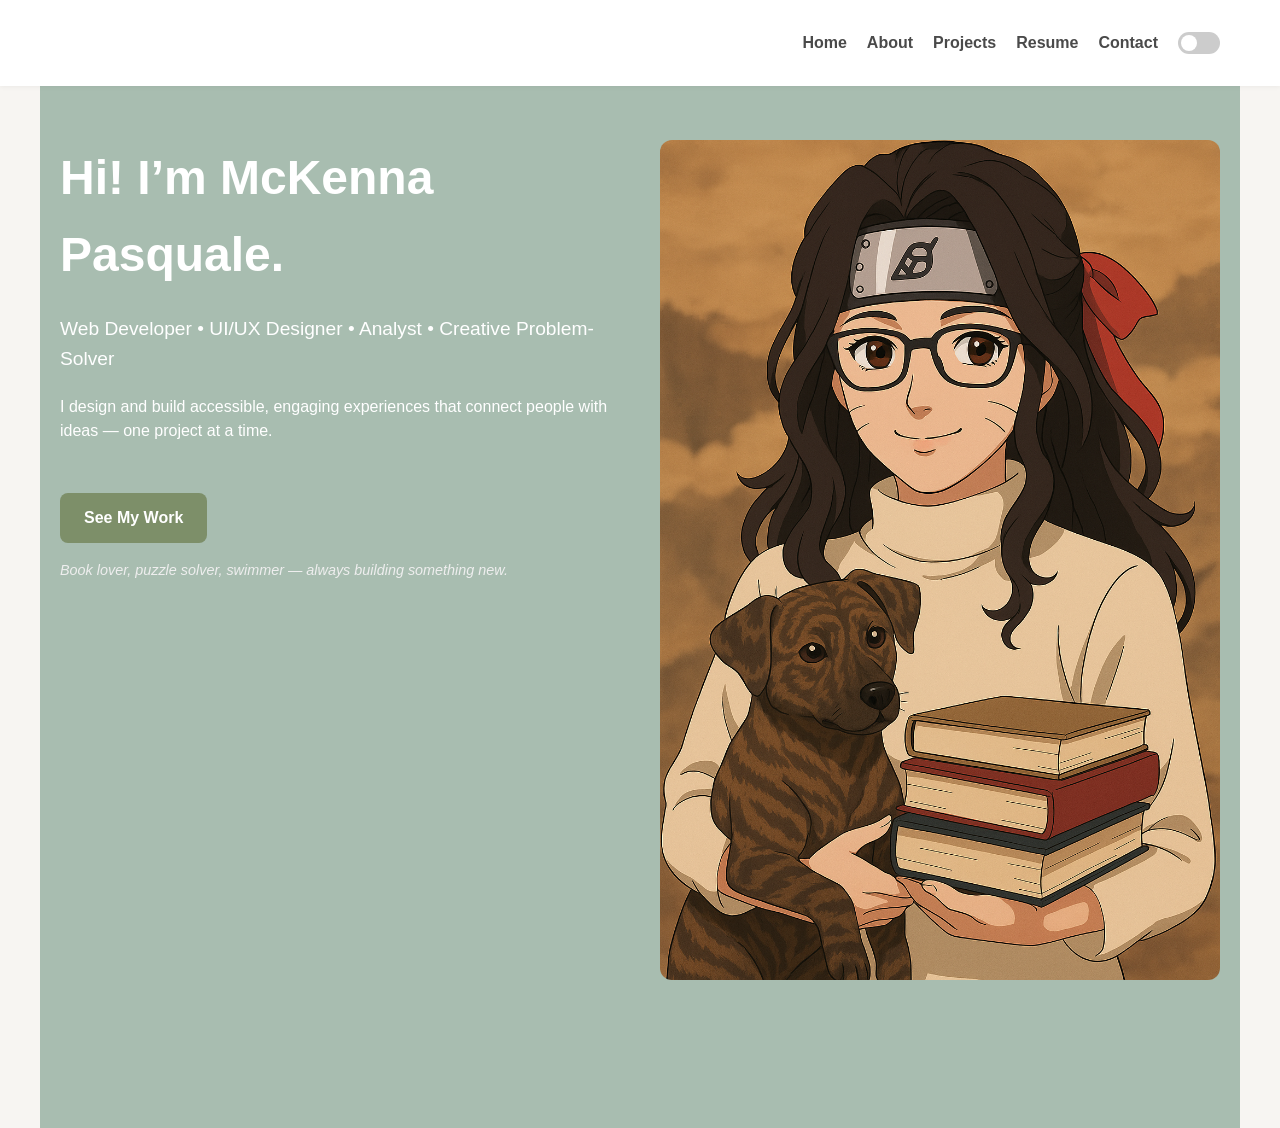
<file: index.html>
<!doctype html>
<html class="no-js" lang="">

<head>
  <meta charset="utf-8">
  <meta name="viewport" content="width=device-width, initial-scale=1">
  <title>McKenna Pasquale Portfolio</title>
  <link rel="stylesheet" href="css/style.css">
  <meta name="description" content="">

  <meta property="og:title" content="">
  <meta property="og:type" content="">
  <meta property="og:url" content="">
  <meta property="og:image" content="">
  <meta property="og:image:alt" content="">

  <link rel="icon" href="/favicon.ico" sizes="any">
  <link rel="icon" href="/icon.svg" type="image/svg+xml">
  <link rel="apple-touch-icon" href="icon.png">

  <link rel="manifest" href="site.webmanifest">
  <meta name="theme-color" content="#fafafa">
</head>

<body>









  <!-- Navigation Bar -->
  <nav>
<div class="nav-container">

    <ul class="nav-links">

      <li><a href="index.html">Home</a></li>
      <li><a href="about.html">About</a></li>
      <li><a href="projects.html">Projects</a></li>
      <li><a href="resume.html">Resume</a></li>
      <li><a href="contact.html">Contact</a></li>
      <li class="dark-toggle">
        <label class="toggle-switch">
          <input type="checkbox" id="dark-mode-toggle">
          <span class="slider round"></span>
        </label>

      </li>
    </ul>


    </div>
  </nav>

  <div id="glow"></div>



  <!-- Hero Section -->
  <section id="hero">
    <div class="hero-container">
      <!-- Hero Text -->
      <div class="hero-text">
        <h1>Hi! I’m McKenna Pasquale.</h1>

        <p class="hero-roles">Web Developer  &bull; UI/UX Designer &bull; Analyst &bull; Creative Problem-Solver</p>
        <p class="hero-tagline">I design and build accessible, engaging experiences that connect people with ideas — one project at a time.</p>
        <a href="projects.html" class="button">See My Work</a>
        <p class="hero-signature">Book lover, puzzle solver, swimmer — always building something new.</p>


      </div>

      <!-- Hero Image -->
      <div class="hero-image">
        <img src="animeImage.png" alt="Illustration of McKenna holding books and a puppy" />
      </div>
    </div>
  </section>





  <script src="script.js"></script>
</body>

</html>
</file>
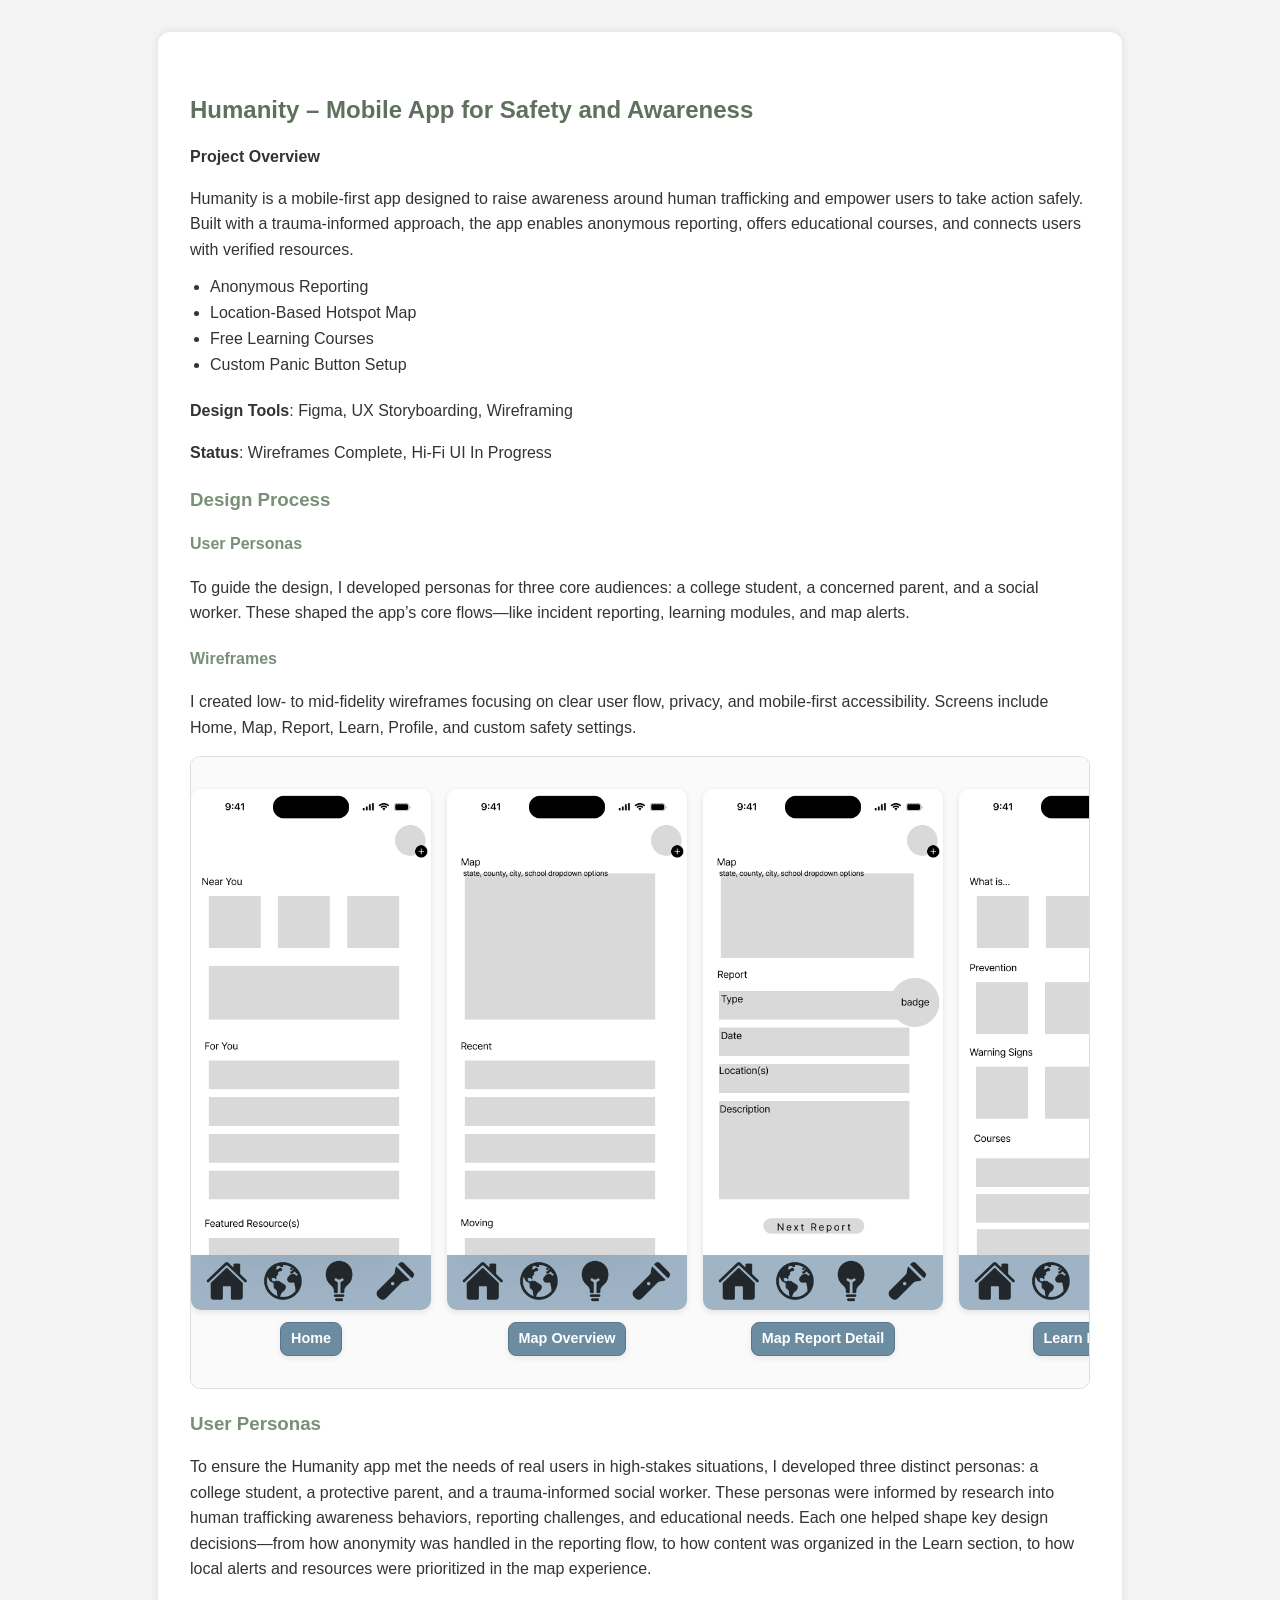
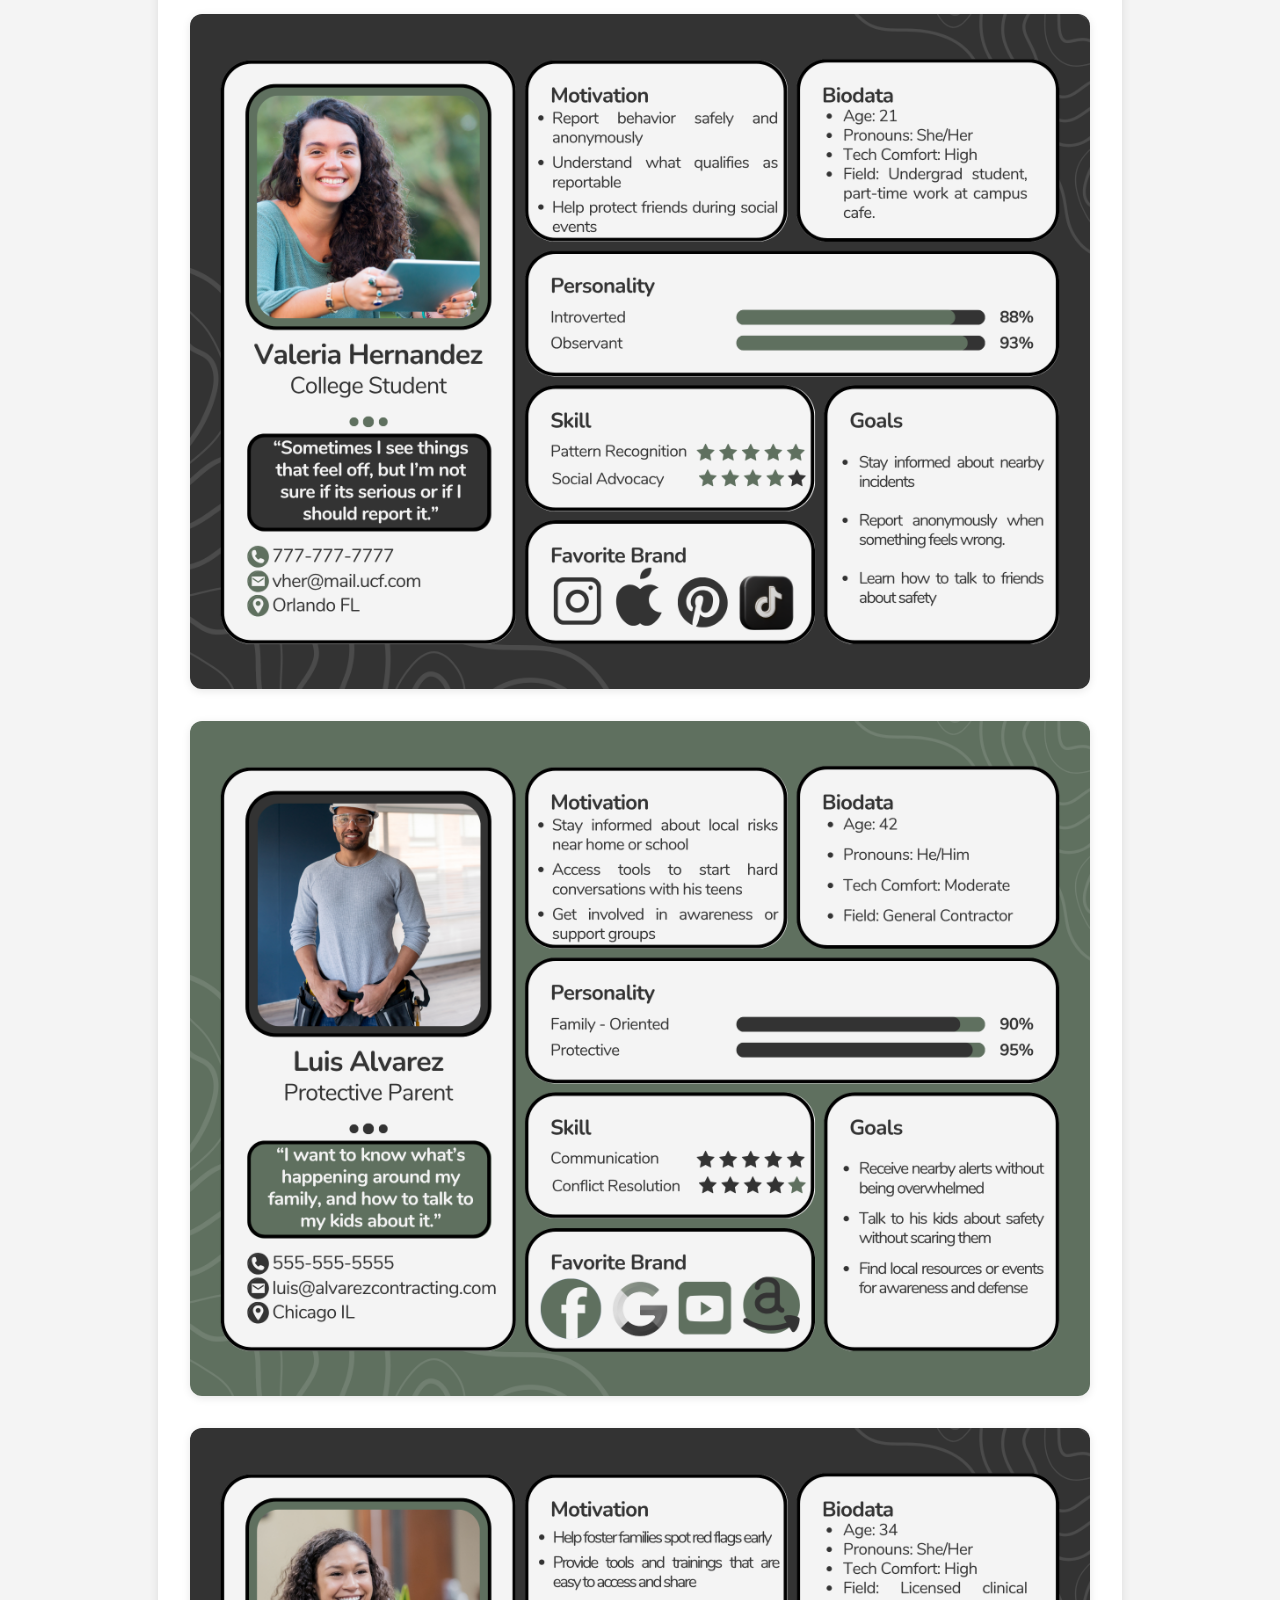
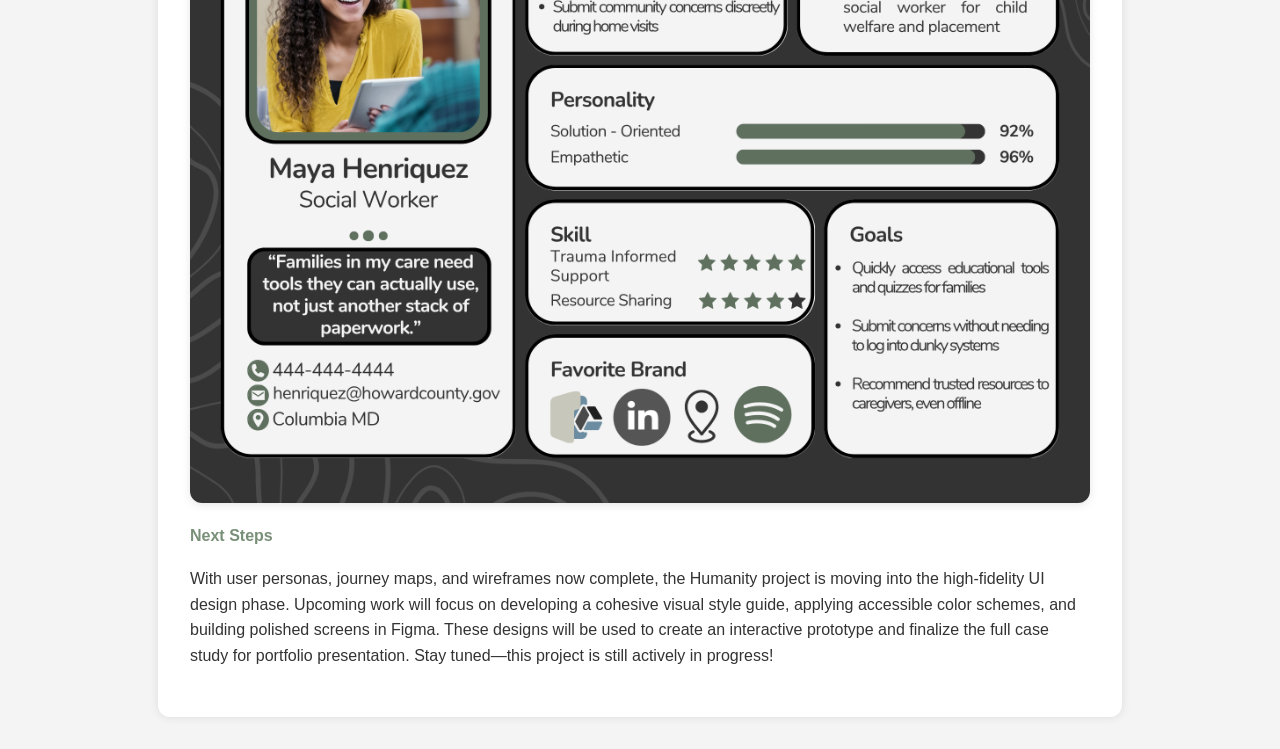
<file: humanity-temp/index.html>
<!DOCTYPE html>
<html lang="en">
<head>
  <meta charset="UTF-8">
  <meta name="viewport" content="width=device-width, initial-scale=1.0">
  <title>Humanity – Mobile App</title>
  <link rel="stylesheet" href="stylesheet.css"> <!-- 👈 Add your stylesheet here -->

</head>
<body>
<div class="container">
  <h2>Humanity – Mobile App for Safety and Awareness</h2>
  <p><strong>Project Overview</strong></p>
  <p>
    Humanity is a mobile-first app designed to raise awareness around human trafficking and empower users to take action safely. Built with a trauma-informed approach, the app enables anonymous reporting, offers educational courses, and connects users with verified resources.
  </p>

  <ul>
    <li>Anonymous Reporting</li>
    <li>Location-Based Hotspot Map</li>
    <li>Free Learning Courses</li>
    <li>Custom Panic Button Setup</li>
  </ul>

  <p><strong>Design Tools</strong>: Figma, UX Storyboarding, Wireframing</p>
  <p><strong>Status</strong>: Wireframes Complete, Hi-Fi UI In Progress</p>

  <!-- <a href="https://www.figma.com/file/ZZNyNW3B9Kj1mMaMcwyui0/Humanity-Wireframes">🔗 View Wireframes in Figma</a> -->

  <h3>Design Process</h3>

  <h4>User Personas</h4>
  <p>
    To guide the design, I developed personas for three core audiences: a college student, a concerned parent, and a social worker. These shaped the app’s core flows—like incident reporting, learning modules, and map alerts.
  </p>

  <h4>Wireframes</h4>
  <p>
    I created low- to mid-fidelity wireframes focusing on clear user flow, privacy, and mobile-first accessibility. Screens include Home, Map, Report, Learn, Profile, and custom safety settings.
  </p>
  <div class="scroll-box">
    <div class="wireframe-item">
      <img src="images/Humanity Home.png" alt="Wireframe of Humanity Home Page">
      <p class="label">Home</p>
    </div>

    <div class="wireframe-item">
      <img src="images/Humanity Map.png" alt="Wireframe of Humanity Map Page">
      <p class="label">Map Overview</p>
    </div>
    <div class="wireframe-item">
      <img src="images/Humanity Map Report Details.png" alt="Wireframe of Humanity Map Report Page">
      <p class="label">Map Report Detail</p>
    </div>
    <div class="wireframe-item">
      <img src="images/Humanity Learn.png" alt="Wireframe of Humanity Learn Page">
      <p class="label">Learn Hub</p>
    </div>
    <div class="wireframe-item">
      <img src="images/Humanity Learn Article.png" alt="Wireframe of Humanity Learn Article Page">
      <p class="label">Learn Article View</p>
    </div>
    <div class="wireframe-item">
      <img src="images/Humanity Learn Course.png" alt="Wireframe of Humanity Learn Course Page">
      <p class="label">Courses Hub</p>
    </div>
    <div class="wireframe-item">
      <img src="images/Humanity Learn Course Detail Page.png" alt="Wireframe of Humanity Learn Course Detail Page">
      <p class="label">Course Module Detail</p>
    </div>
    <div class="wireframe-item">
      <img src="images/Humanity Report.png" alt="Wireframe of Humanity Report Page">
      <p class="label">Report Dashboard</p>
    </div>
    <div class="wireframe-item">
      <img src="images/Submit Report 1.png" alt="Wireframe of Humanity Submit Report Step 1 Page">
      <p class="label">Submit Report – Step 1</p>
    </div>
    <div class="wireframe-item">
      <img src="images/Submit Report 2.png" alt="Wireframe of Humanity Submit Report Step 2 Page">
      <p class="label">Submit Report – Step 2</p>
    </div>
    <div class="wireframe-item">
      <img src="images/Submit Report 3.png" alt="Wireframe of Humanity Submit Report Step 3 Page">
      <p class="label">Submit Report – Step 3</p>
    </div>
  </div>



  <h3>User Personas</h3>
  <p>
    To ensure the Humanity app met the needs of real users in high-stakes situations, I developed three distinct personas: a college student, a protective parent, and a trauma-informed social worker.
    These personas were informed by research into human trafficking awareness behaviors, reporting challenges, and educational needs. Each one helped shape key design decisions—from how anonymity was handled in the reporting flow,
    to how content was organized in the Learn section, to how local alerts and resources were prioritized in the map experience.
  </p>


  <div class="persona-gallery">
    <img src="images/valeria.png" alt="Persona profile for Valeria, a college student user of the Humanity app">
    <img src="images/luis.png" alt="Persona profile for Luis, a protective parent">
    <img src="images/maya.png" alt="Persona profile for Maya, a trauma-aware social worker">
  </div>


  <h4>Next Steps</h4>
  <p>
    With user personas, journey maps, and wireframes now complete, the Humanity project is moving into the high-fidelity UI design phase.
    Upcoming work will focus on developing a cohesive visual style guide, applying accessible color schemes, and building polished screens in Figma.
    These designs will be used to create an interactive prototype and finalize the full case study for portfolio presentation. Stay tuned—this project is still actively in progress!
  </p>
</div>
</body>
</html>
</file>
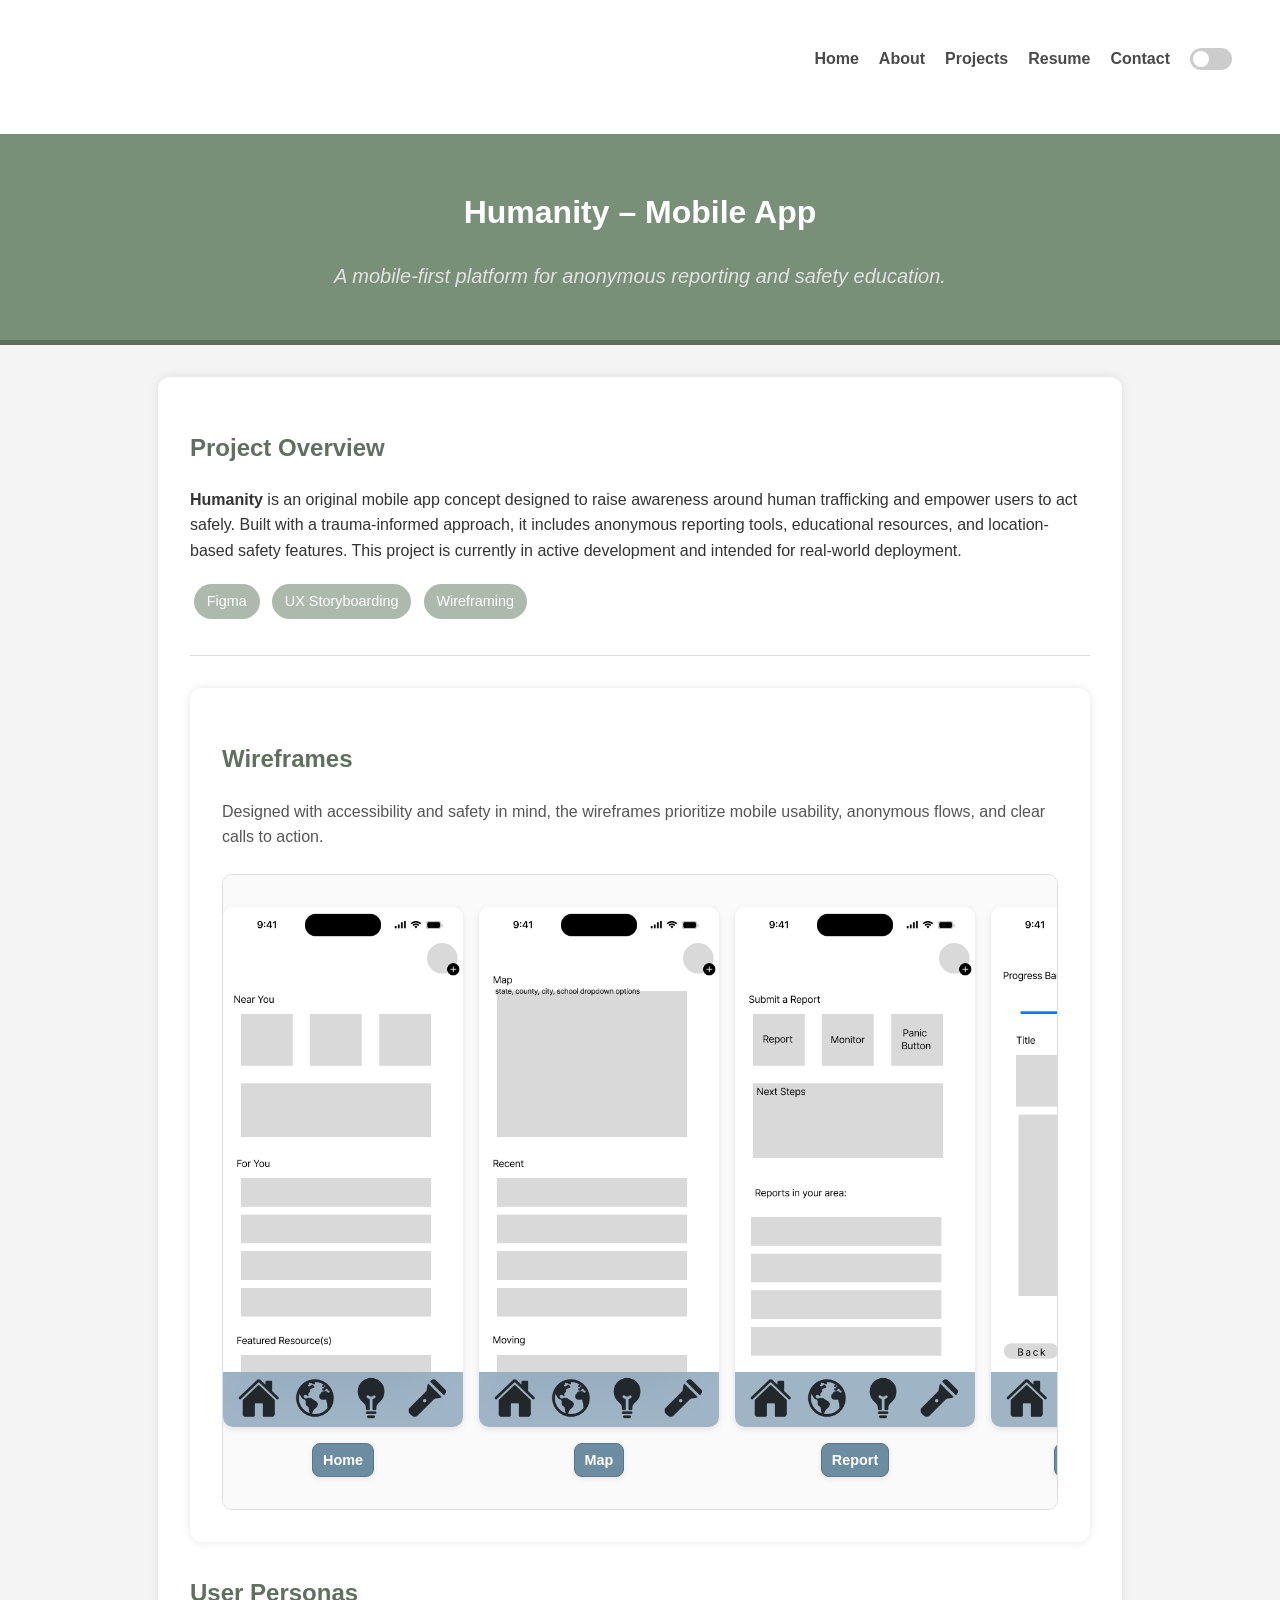
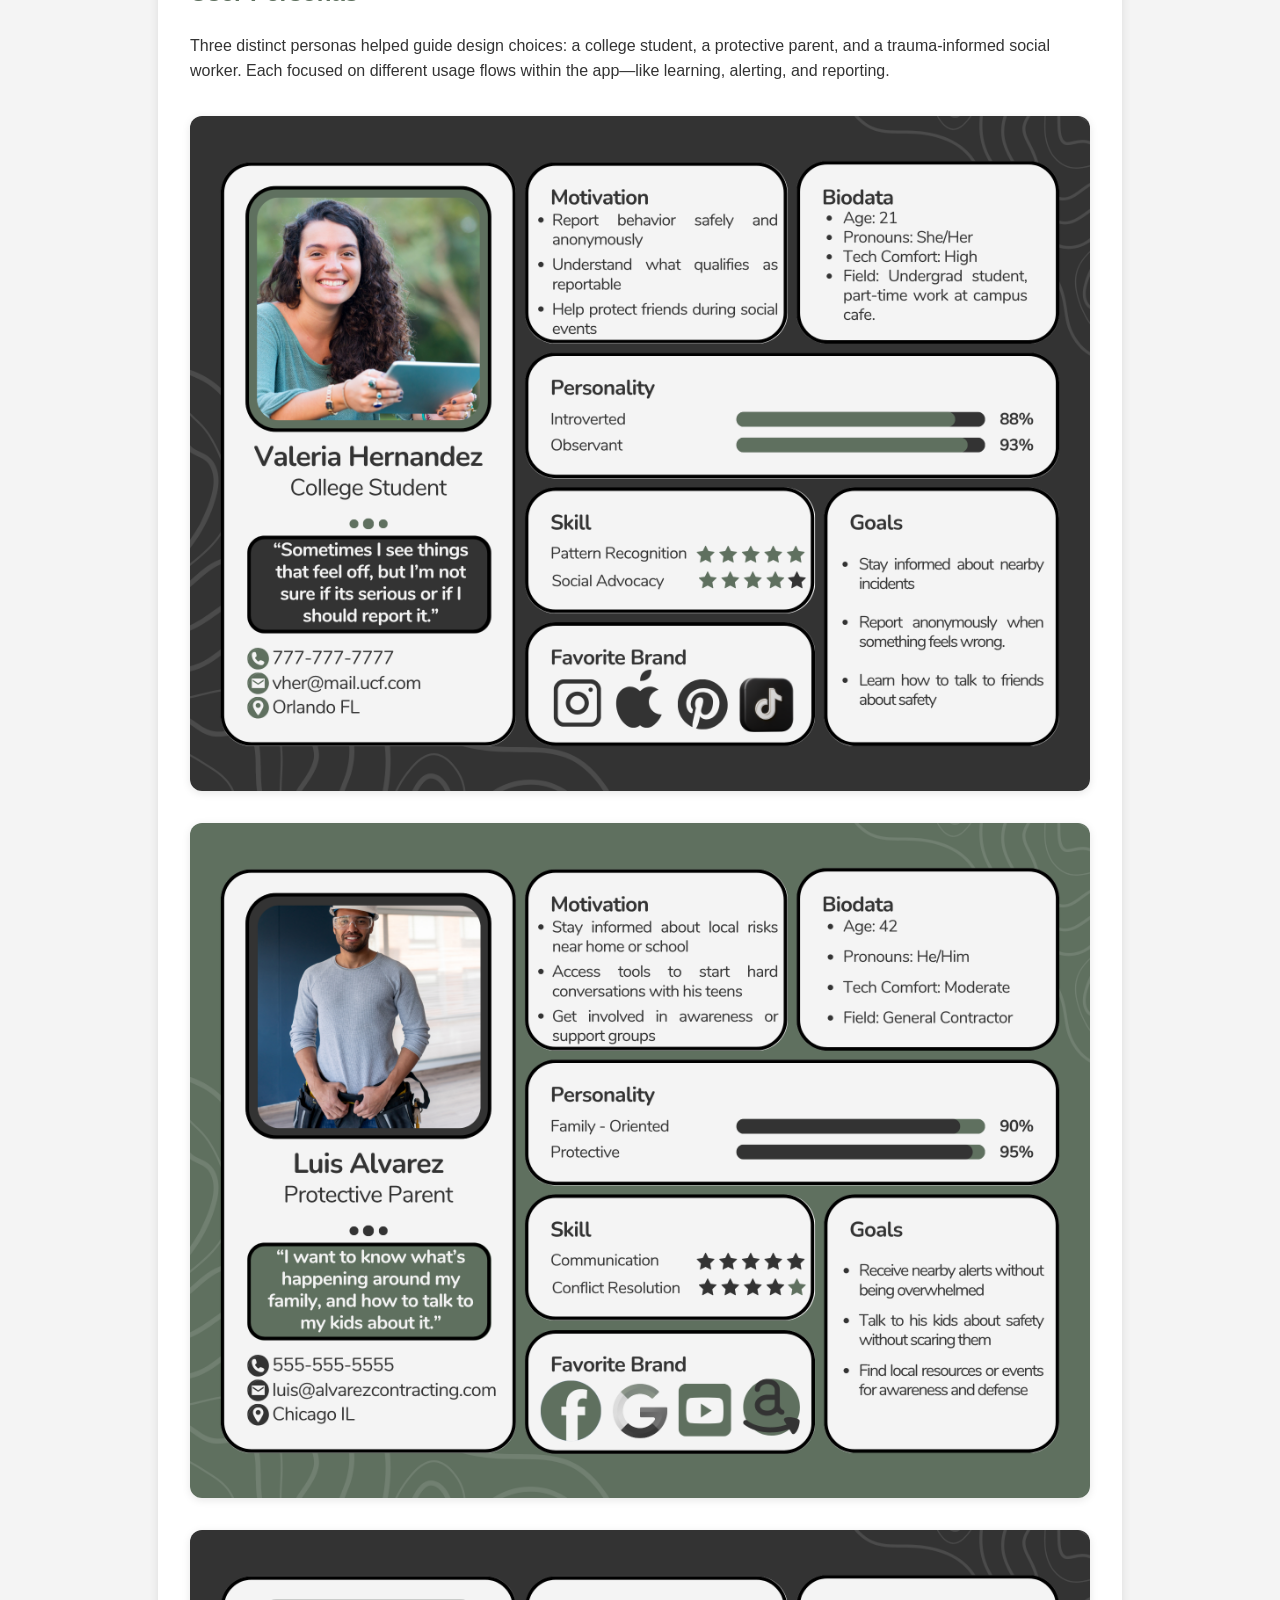
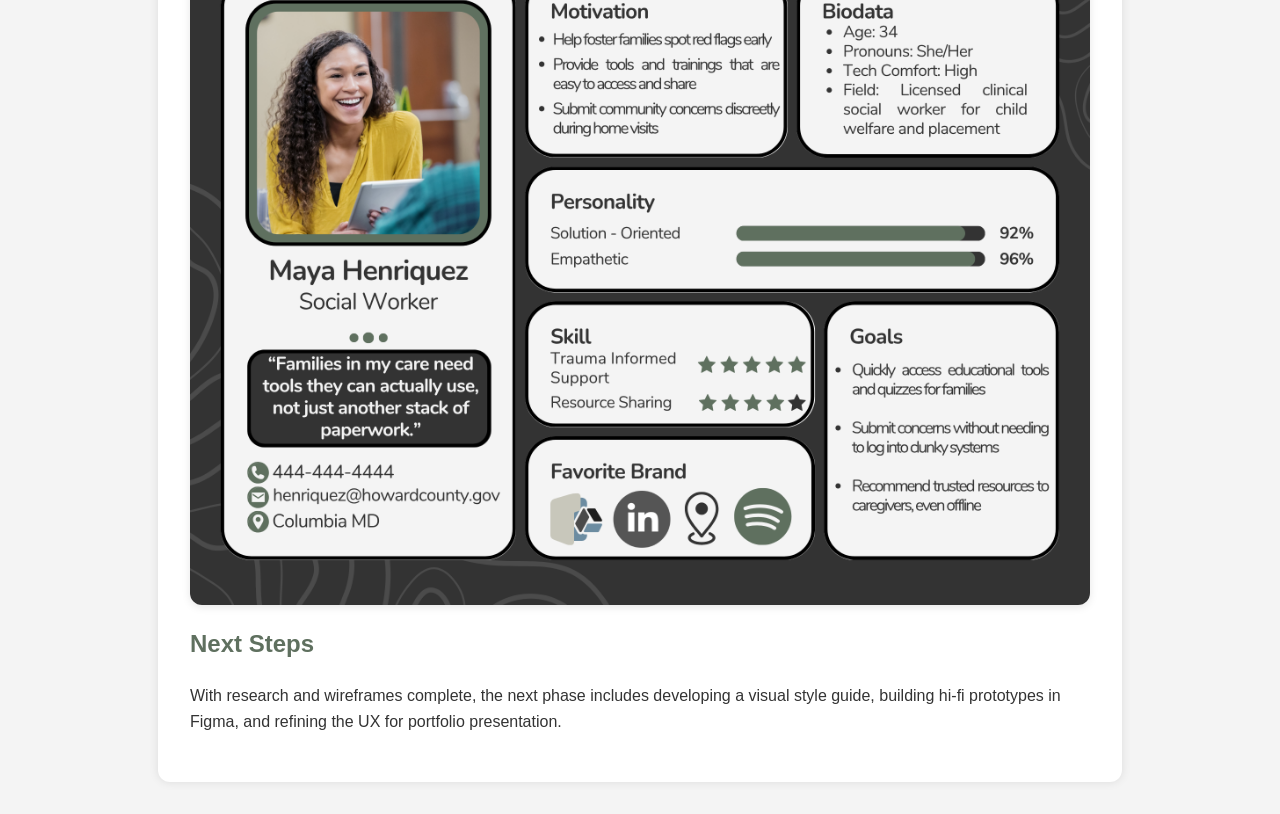
<file: humanity/index.html>
<!DOCTYPE html>
<html lang="en">
<head>
  <meta charset="UTF-8">
  <meta name="viewport" content="width=device-width, initial-scale=1.0">
  <title>Humanity – Mobile App</title>
  <link rel="stylesheet" href="stylesheet.css">

</head>
<body>
<!-- Navigation Bar -->
<nav>
  <div class="nav-container">
    <ul class="nav-links">
      <li><a href="../index.html">Home</a></li>
      <li><a href="../about.html">About</a></li>
      <li><a href="../projects.html">Projects</a></li>
      <li><a href="../resume.html">Resume</a></li>
      <li><a href="../contact.html">Contact</a></li>
      <li class="dark-toggle">
        <label class="toggle-switch">
          <input type="checkbox" id="dark-mode-toggle">
          <span class="slider round"></span>
        </label>
      </li>
    </ul>
  </div>
</nav>

<!-- Hero Header -->
<header class="hero">
  <h1>Humanity – Mobile App</h1>
  <p class="subtitle">A mobile-first platform for anonymous reporting and safety education.</p>
</header>

<!-- Main Content Container -->
<main class="container">
  <section class="intro">
    <h2>Project Overview</h2>
    <p><strong>Humanity</strong> is an original mobile app concept designed to raise awareness around human trafficking and empower users to act safely.
      Built with a trauma-informed approach, it includes anonymous reporting tools, educational resources, and location-based safety features.
      This project is currently in active development and intended for real-world deployment. </p>

    <ul class="tools">
      <li>Figma</li>
      <li>UX Storyboarding</li>
      <li>Wireframing</li>
    </ul>
  </section>

  <hr style="border: none; height: 1px; background: #ddd; margin: 2rem 0;" />

  <section class="section-box">
    <h2>Wireframes</h2>
    <p class="section-intro">Designed with accessibility and safety in mind, the wireframes prioritize mobile usability, anonymous flows, and clear calls to action.</p>
    <div class="scroll-box">
      <!-- Repeatable item format -->
      <div class="wireframe-item">
        <img src="images/Humanity Home.png" alt="Wireframe of Humanity Home Page">
        <p class="label">Home</p>
      </div>
      <div class="wireframe-item">
        <img src="images/Humanity Map.png" alt="Map wireframe">
        <p class="label">Map</p>
      </div>
      <div class="wireframe-item">
        <img src="images/Humanity Report.png" alt="Report Dashboard">
        <p class="label">Report</p>
      </div>
      <div class="wireframe-item">
        <img src="images/Humanity Learn Course Detail Page.png" alt="Course Detail">
        <p class="label">Course Detail</p>
      </div>
    </div>
  </section>

  <section>
    <h2>User Personas</h2>
    <p>Three distinct personas helped guide design choices: a college student, a protective parent, and a trauma-informed social worker. Each focused on different usage flows within the app—like learning, alerting, and reporting.</p>
    <div class="persona-gallery">
      <img src="images/valeria.png" alt="Persona: Valeria">
      <img src="images/luis.png" alt="Persona: Luis">
      <img src="images/maya.png" alt="Persona: Maya">
    </div>
  </section>

  <section>
    <h2>Next Steps</h2>
    <p>With research and wireframes complete, the next phase includes developing a visual style guide, building hi-fi prototypes in Figma, and refining the UX for portfolio presentation.</p>
  </section>
</main>

<script src="../script.js"></script>
</body>
</html>
</file>
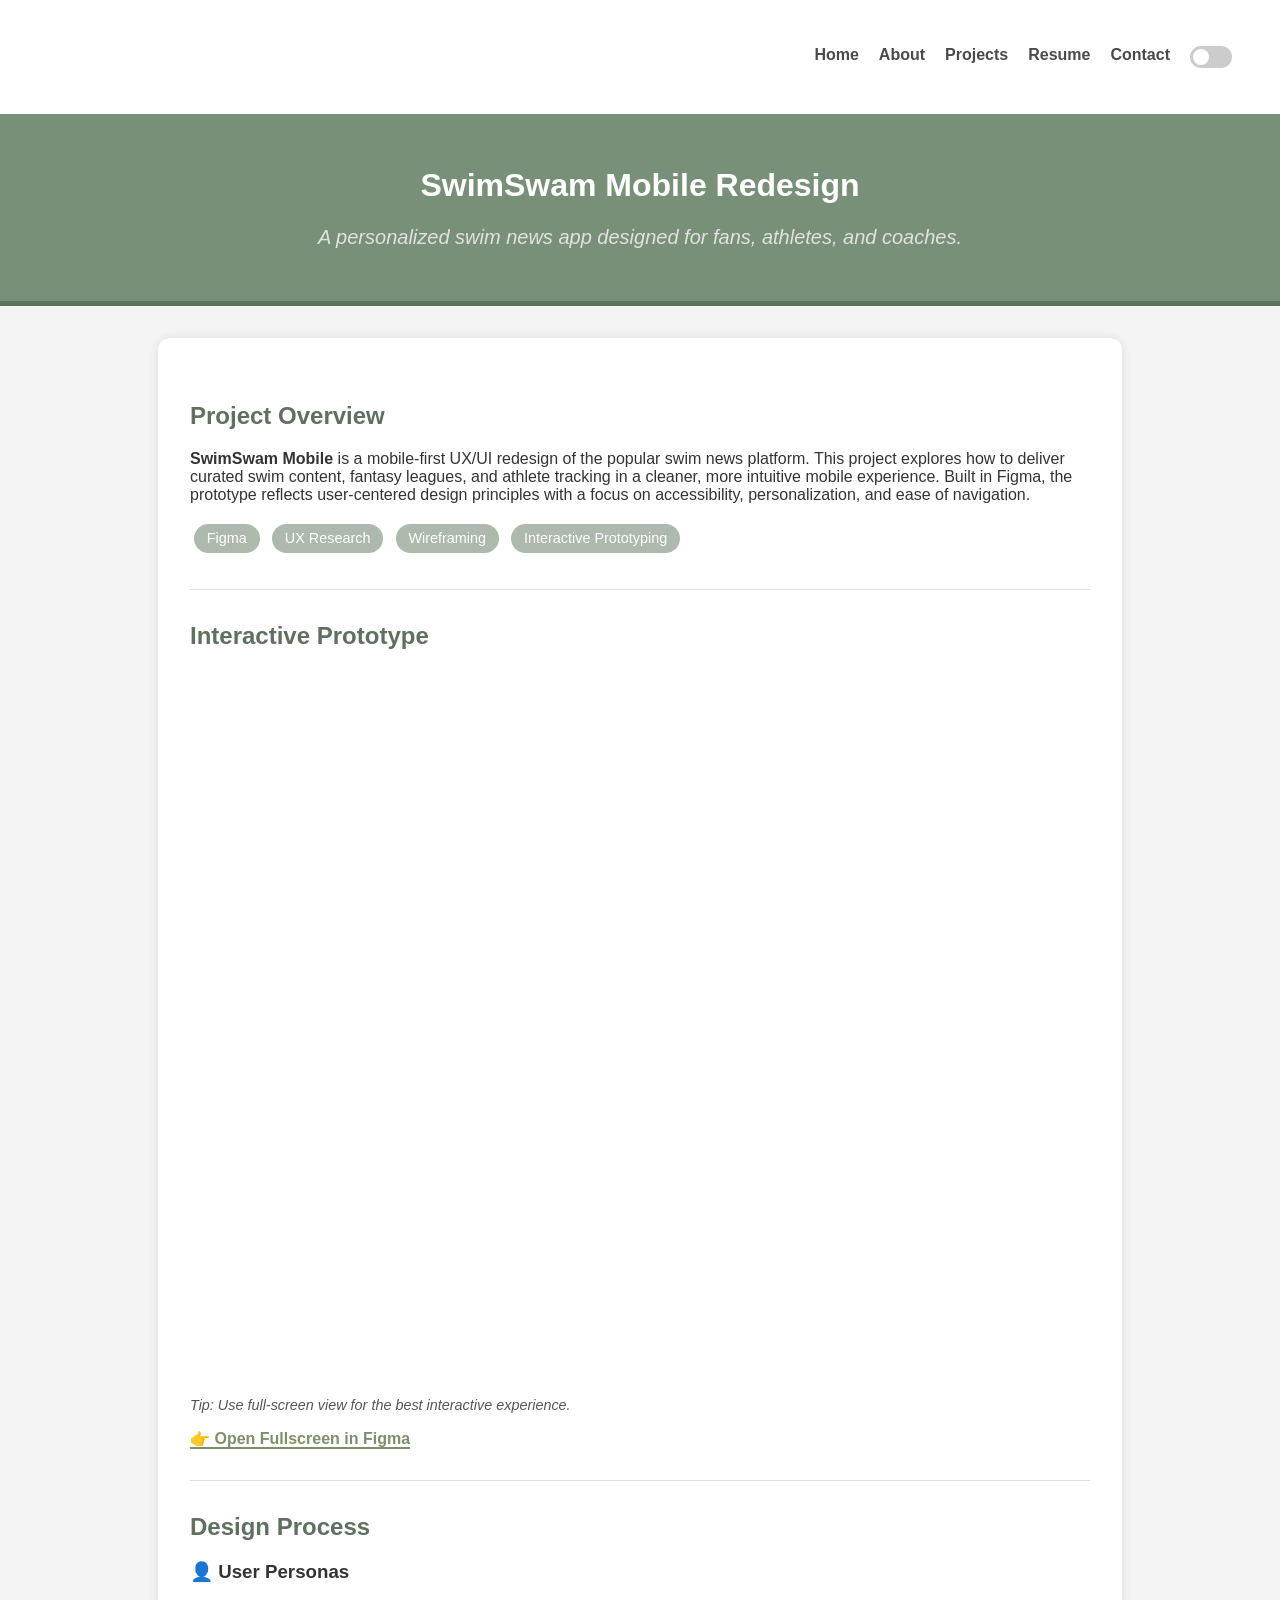
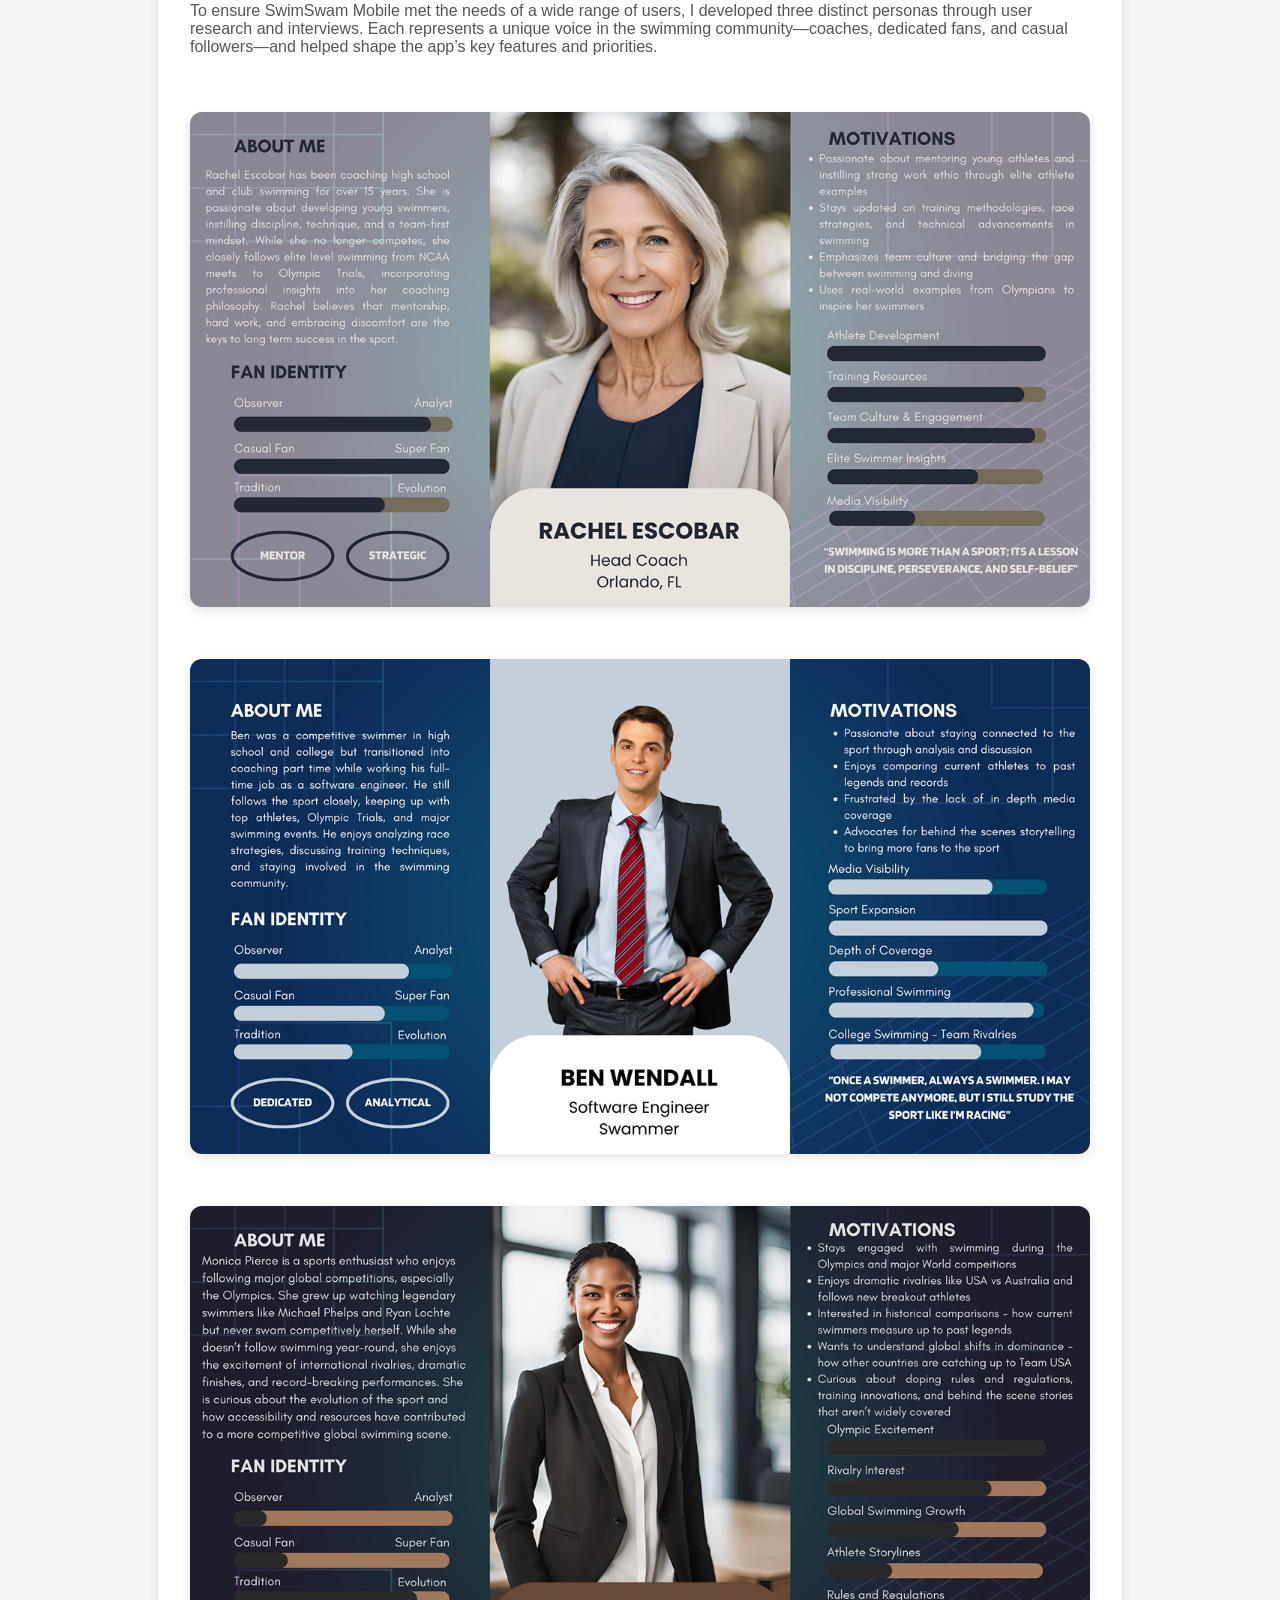
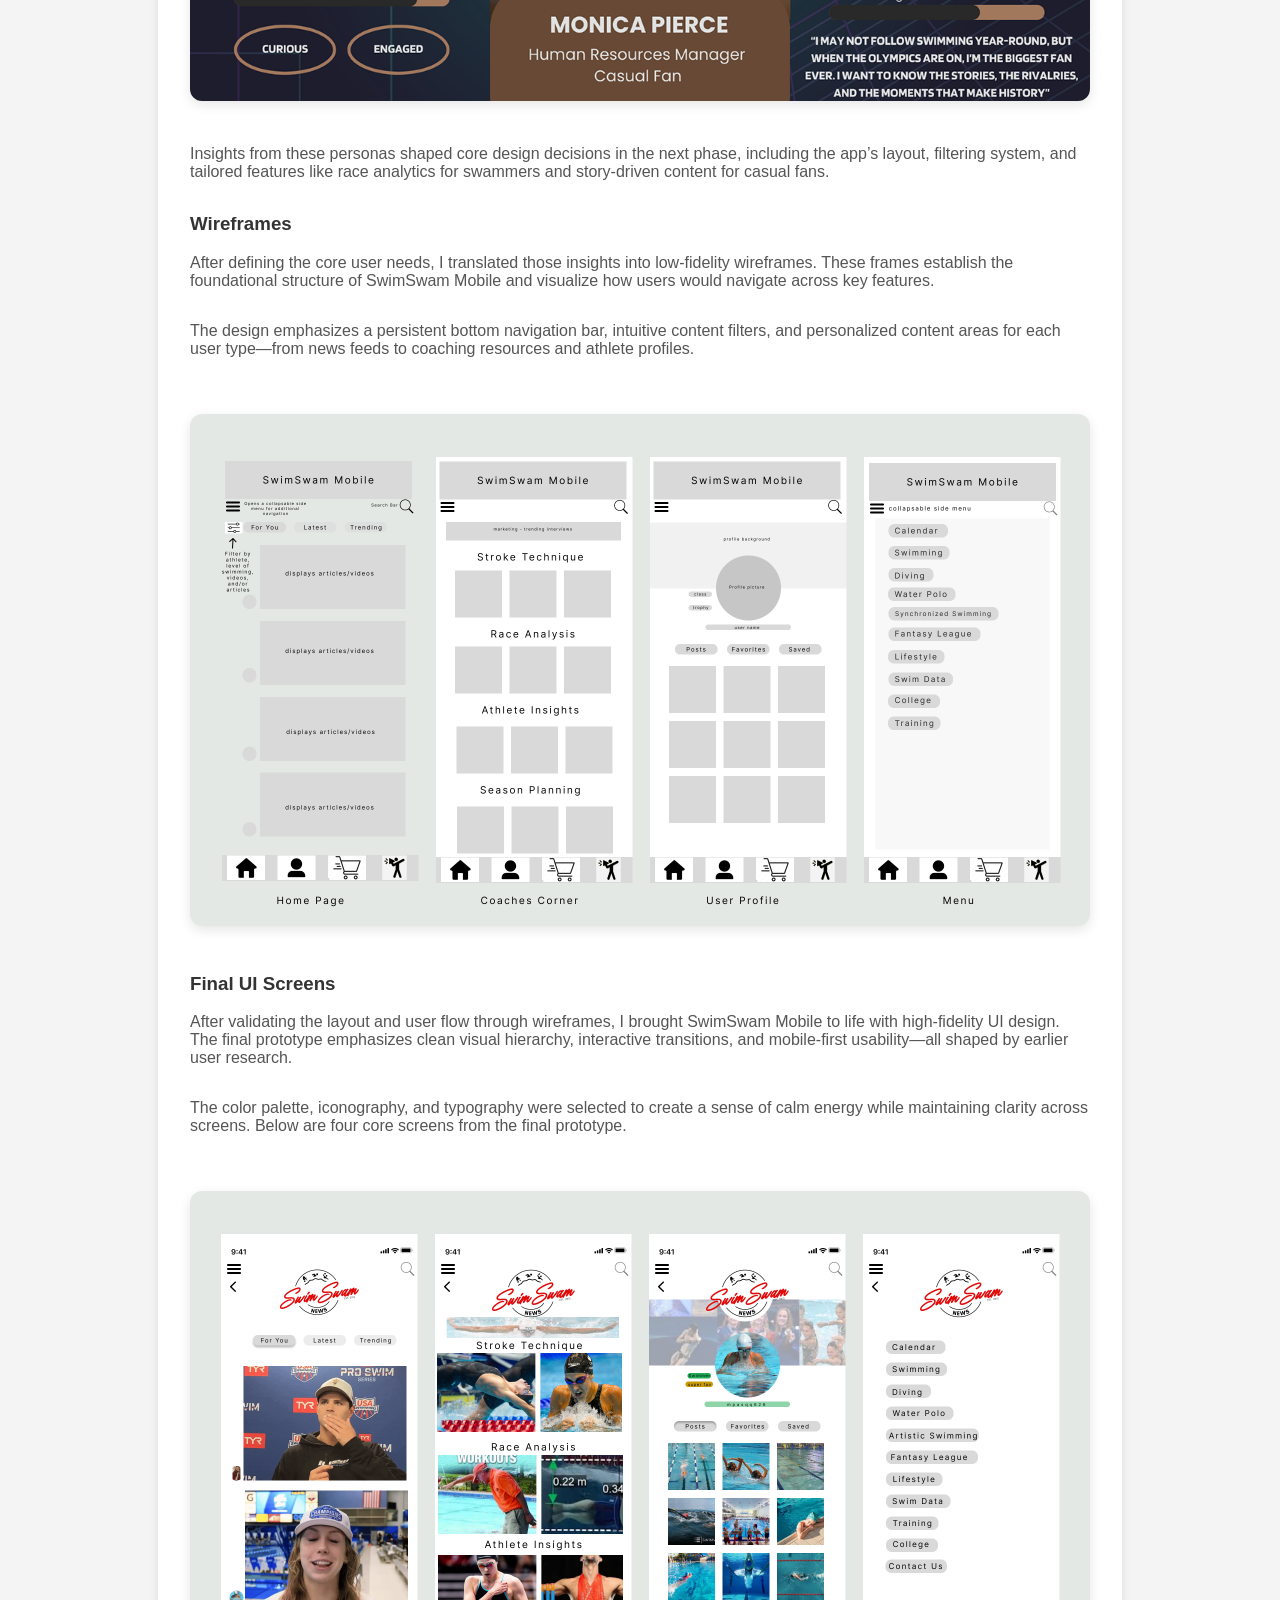
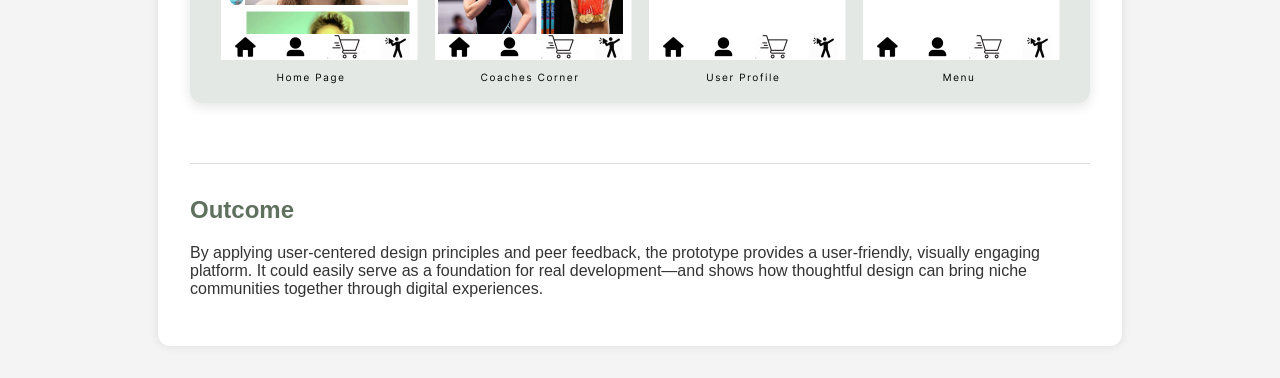
<file: swimswam/index.html>
<!DOCTYPE html>
<html lang="en">
<head>
  <meta charset="UTF-8">
  <title>SwimSwam Mobile Redesign</title>
  <link rel="stylesheet" href="stylesheet.css">




</head>
<body>

<!-- Navigation Bar -->
<nav>
  <div class="nav-container">
    <ul class="nav-links">
      <li><a href="../index.html">Home</a></li>
      <li><a href="../about.html">About</a></li>
      <li><a href="../projects.html">Projects</a></li>
      <li><a href="../resume.html">Resume</a></li>
      <li><a href="../contact.html">Contact</a></li>
      <li class="dark-toggle">
        <label class="toggle-switch">
          <input type="checkbox" id="dark-mode-toggle">
          <span class="slider round"></span>
        </label>
      </li>
    </ul>
  </div>
</nav>





<header class="hero">
  <h1>SwimSwam Mobile Redesign</h1>
  <p class="subtitle">A personalized swim news app designed for fans, athletes, and coaches.</p>
</header>

<main class="container">

  <section class="intro">
    <h2>Project Overview</h2>
    <p><strong>SwimSwam Mobile</strong> is a mobile-first UX/UI redesign of the popular swim news platform. This project explores how to deliver curated swim content, fantasy leagues, and athlete tracking in a cleaner, more intuitive mobile experience. Built in Figma, the prototype reflects user-centered design principles with a focus on accessibility, personalization, and ease of navigation.</p>

    <!-- Refined tools as pill badges -->
    <ul class="tools">
      <li> Figma</li>
      <li> UX Research</li>
      <li> Wireframing</li>
      <li> Interactive Prototyping</li>
    </ul>
  </section>

  <hr style="border: none; height: 1px; background: #ddd; margin: 2rem 0;" />

  <section class="figma-prototype">
    <h2>Interactive Prototype</h2>
    <iframe
      src="https://www.figma.com/proto/WvaBgFikzLmH9zaKHmYMeM/SwimSwam-Mobile?page-id=0%3A1&node-id=21-407&viewport=3831%2C1001%2C0.41&t=T5iCA4vlA2yFFp72-1&scaling=scale-down&content-scaling=fixed&starting-point-node-id=21%3A407&embed_host=share"
      allowfullscreen
      style="width:100%; height:700px; border:none; border-radius:8px;">
    </iframe>

    <p style="margin-top: 0.5rem; font-style: italic; font-size: 0.9rem; color: #555;">
      Tip: Use full-screen view for the best interactive experience.
    </p>

    <p><a href="https://www.figma.com/proto/WvaBgFikzLmH9zaKHmYMeM/SwimSwam-Mobile?page-id=0%3A1&node-id=21-407&starting-point-node-id=21%3A407&embed_host=share" class="figma-link" target="_blank">
      👉 Open Fullscreen in Figma
    </a></p>
  </section>

  <hr style="border: none; height: 1px; background: #ddd; margin: 2rem 0;" />

  <section class="process">
    <h2>Design Process</h2>

    <h3>👤 User Personas</h3>
    <p>To ensure SwimSwam Mobile met the needs of a wide range of users, I developed three distinct personas through user research and interviews. Each represents a unique voice in the swimming community—coaches, dedicated fans,
      and casual followers—and helped shape the app’s key features and priorities.</p>
    <img src="images/coachRachel.png" alt="User Personas">
    <img src="images/swammerBen.png" alt="User Personas">
    <img src="images/fanMonica.png" alt="User Personas">

    <p>
      Insights from these personas shaped core design decisions in the next phase, including the app’s layout, filtering system, and tailored features like race analytics for swammers and story-driven content for casual fans.
    </p>



    <h3> Wireframes</h3>
    <p>
      After defining the core user needs, I translated those insights into low-fidelity wireframes. These frames establish the foundational structure of SwimSwam Mobile and visualize how users would navigate across key features.
    </p>
    <p>
      The design emphasizes a persistent bottom navigation bar, intuitive content filters, and personalized content areas for each user type—from news feeds to coaching resources and athlete profiles.
    </p>

    <img src="images/wireframes.png" alt="SwimSwam Mobile Wireframes">


    <h3> Final UI Screens</h3>
    <p>
      After validating the layout and user flow through wireframes, I brought SwimSwam Mobile to life with high-fidelity UI design. The final prototype emphasizes clean visual hierarchy, interactive transitions, and mobile-first usability—all shaped by earlier user research.
    </p>
    <p>
      The color palette, iconography, and typography were selected to create a sense of calm energy while maintaining clarity across screens. Below are four core screens from the final prototype.
    </p>

    <img src="images/finalUI.png" alt="SwimSwam Mobile Final UI Screens">


  </section>

  <hr style="border: none; height: 1px; background: #ddd; margin: 2rem 0;" />

  <section class="conclusion">
    <h2>Outcome</h2>
    <p>By applying user-centered design principles and peer feedback, the prototype provides a user-friendly, visually engaging platform. It could easily serve as a foundation for real development—and shows how thoughtful design can bring niche communities together through digital experiences.</p>
  </section>

</main>
<script src="/script.js"></script>

</body>
</html>
</file>
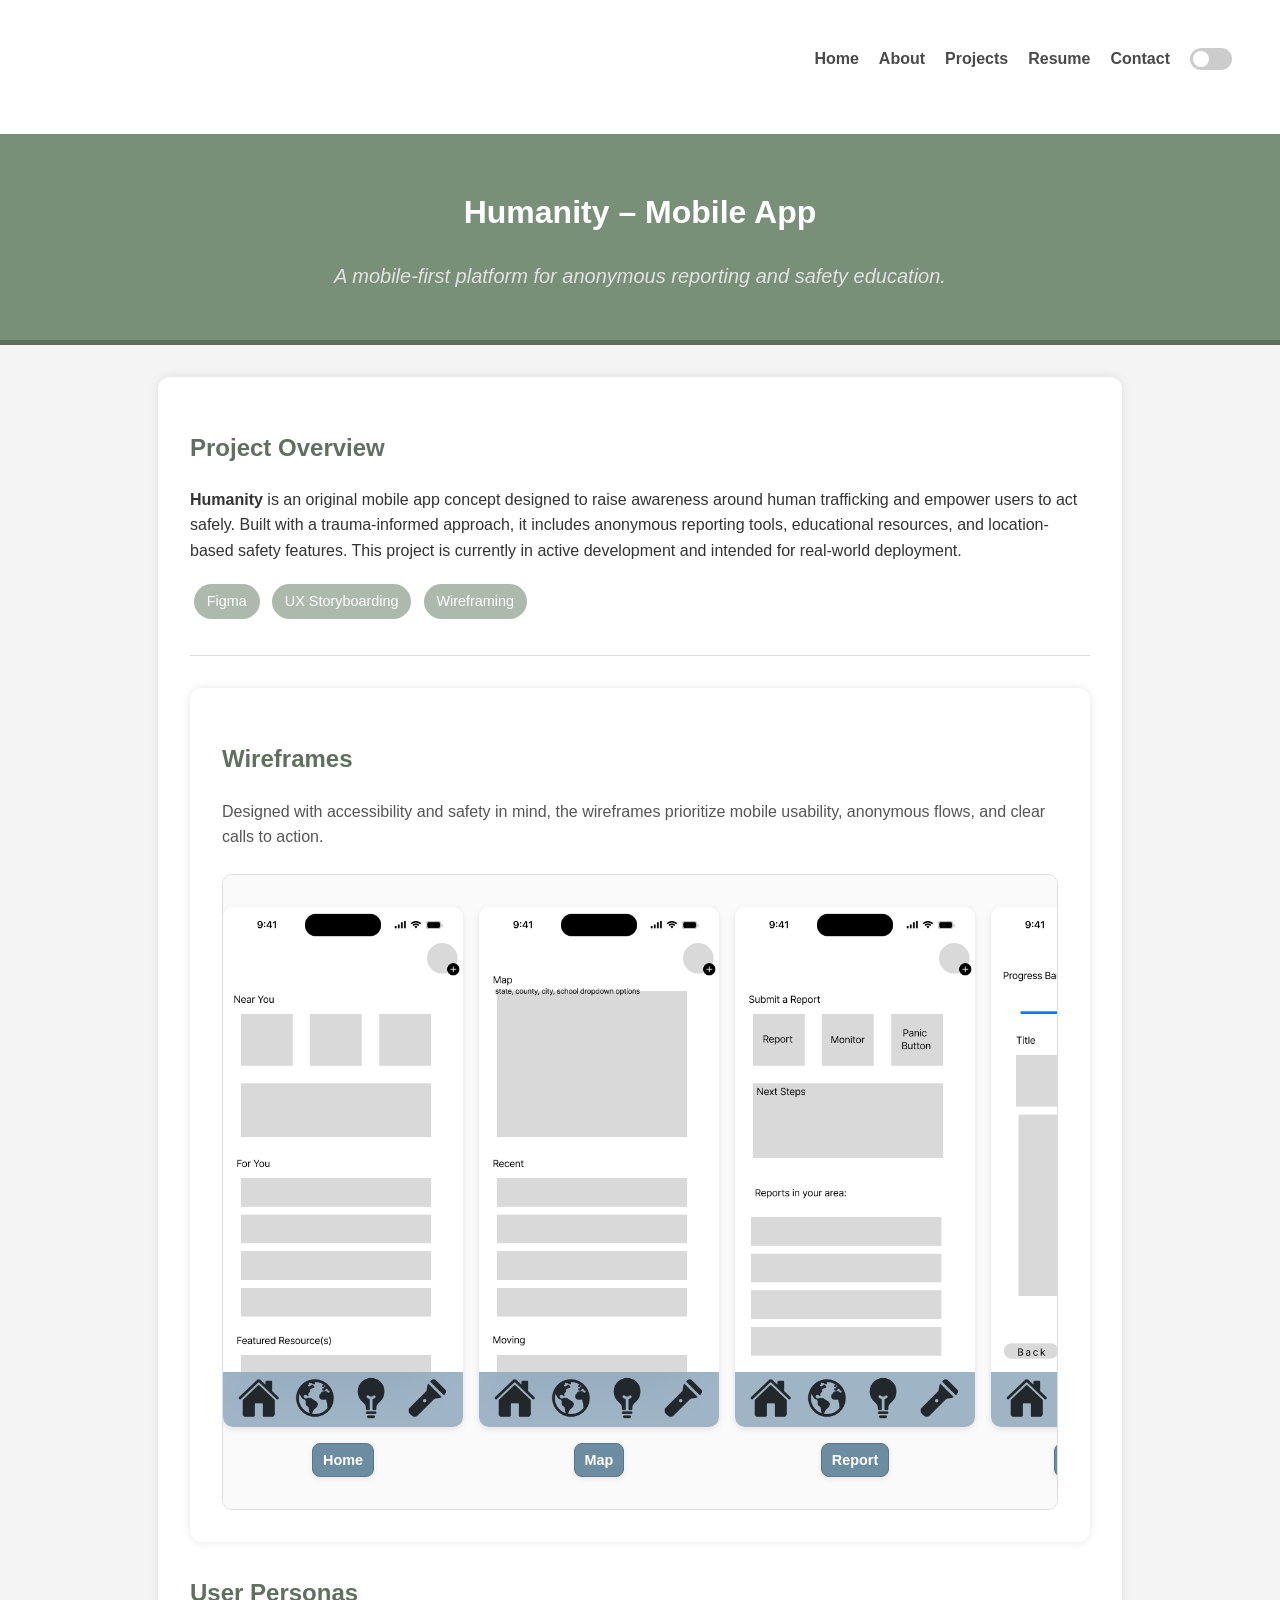
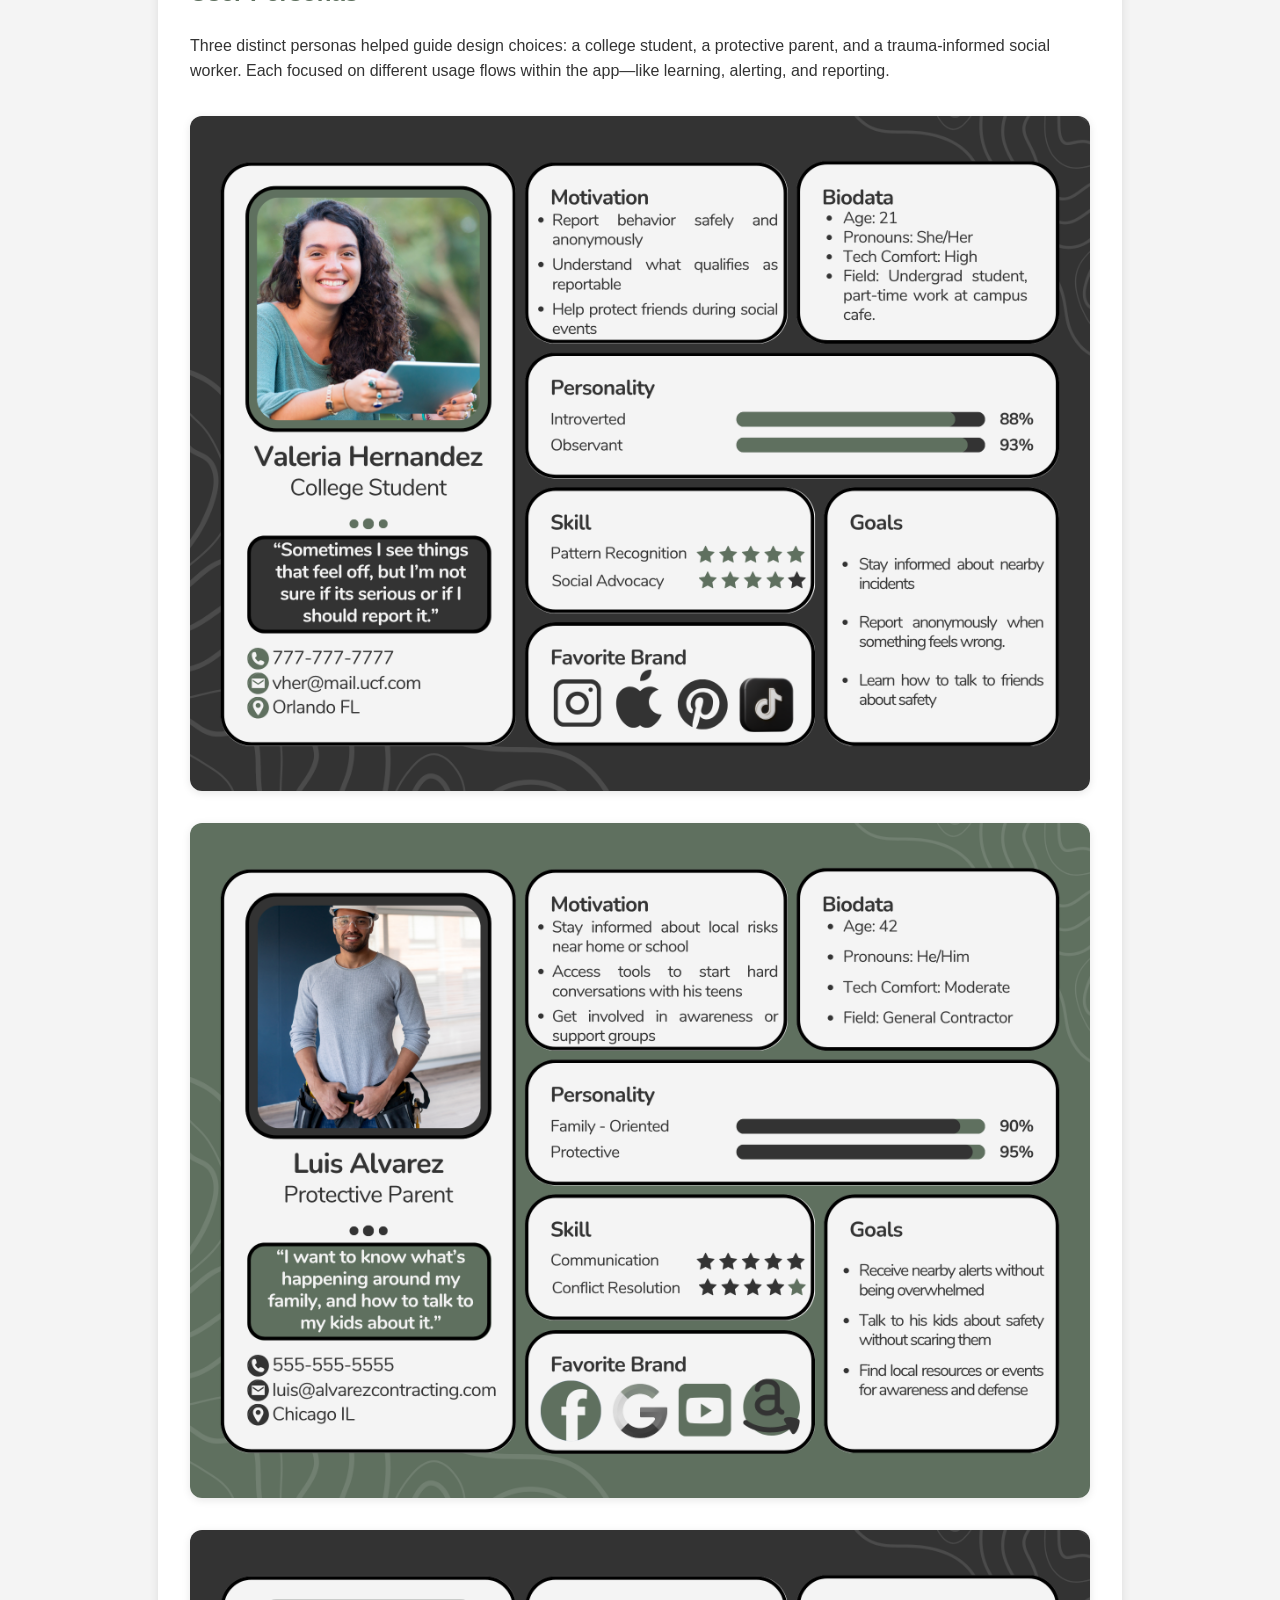
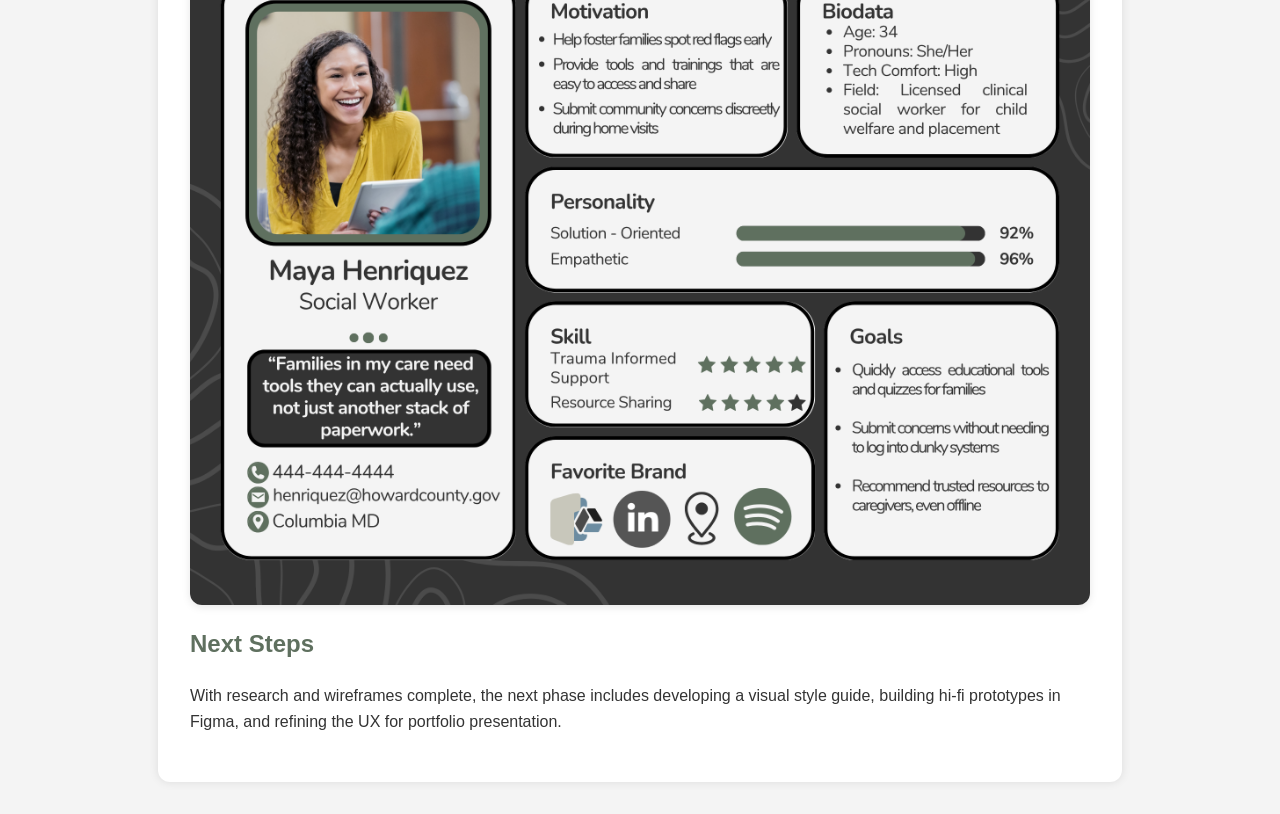
<file: projectPages/humanity/index.html>
<!DOCTYPE html>
<html lang="en">
<head>
  <meta charset="UTF-8">
  <meta name="viewport" content="width=device-width, initial-scale=1.0">
  <title>Humanity – Mobile App</title>
  <link rel="stylesheet" href="stylesheet.css">

</head>
<body>
<!-- Navigation Bar -->
<nav>
  <div class="nav-container">
    <ul class="nav-links">
      <li><a href="../../index.html">Home</a></li>
      <li><a href="../../about.html">About</a></li>
      <li><a href="../../projects.html">Projects</a></li>
      <li><a href="../../resume.html">Resume</a></li>
      <li><a href="../../contact.html">Contact</a></li>
      <li class="dark-toggle">
        <label class="toggle-switch">
          <input type="checkbox" id="dark-mode-toggle">
          <span class="slider round"></span>
        </label>
      </li>
    </ul>
  </div>
</nav>

<!-- Hero Header -->
<header class="hero">
  <h1>Humanity – Mobile App</h1>
  <p class="subtitle">A mobile-first platform for anonymous reporting and safety education.</p>
</header>

<!-- Main Content Container -->
<main class="container">
  <section class="intro">
    <h2>Project Overview</h2>
    <p><strong>Humanity</strong> is an original mobile app concept designed to raise awareness around human trafficking and empower users to act safely.
      Built with a trauma-informed approach, it includes anonymous reporting tools, educational resources, and location-based safety features.
      This project is currently in active development and intended for real-world deployment. </p>

    <ul class="tools">
      <li>Figma</li>
      <li>UX Storyboarding</li>
      <li>Wireframing</li>
    </ul>
  </section>

  <hr style="border: none; height: 1px; background: #ddd; margin: 2rem 0;" />

  <section class="section-box">
    <h2>Wireframes</h2>
    <p class="section-intro">Designed with accessibility and safety in mind, the wireframes prioritize mobile usability, anonymous flows, and clear calls to action.</p>
    <div class="scroll-box">
      <!-- Repeatable item format -->
      <div class="wireframe-item">
        <img src="images/Humanity Home.png" alt="Wireframe of Humanity Home Page">
        <p class="label">Home</p>
      </div>
      <div class="wireframe-item">
        <img src="images/Humanity Map.png" alt="Map wireframe">
        <p class="label">Map</p>
      </div>
      <div class="wireframe-item">
        <img src="images/Humanity Report.png" alt="Report Dashboard">
        <p class="label">Report</p>
      </div>
      <div class="wireframe-item">
        <img src="images/Humanity Learn Course Detail Page.png" alt="Course Detail">
        <p class="label">Course Detail</p>
      </div>
    </div>
  </section>

  <section>
    <h2>User Personas</h2>
    <p>Three distinct personas helped guide design choices: a college student, a protective parent, and a trauma-informed social worker. Each focused on different usage flows within the app—like learning, alerting, and reporting.</p>
    <div class="persona-gallery">
      <img src="images/valeria.png" alt="Persona: Valeria">
      <img src="images/luis.png" alt="Persona: Luis">
      <img src="images/maya.png" alt="Persona: Maya">
    </div>
  </section>

  <section>
    <h2>Next Steps</h2>
    <p>With research and wireframes complete, the next phase includes developing a visual style guide, building hi-fi prototypes in Figma, and refining the UX for portfolio presentation.</p>
  </section>
</main>

<script src="../../script.js"></script>
</body>
</html>
</file>
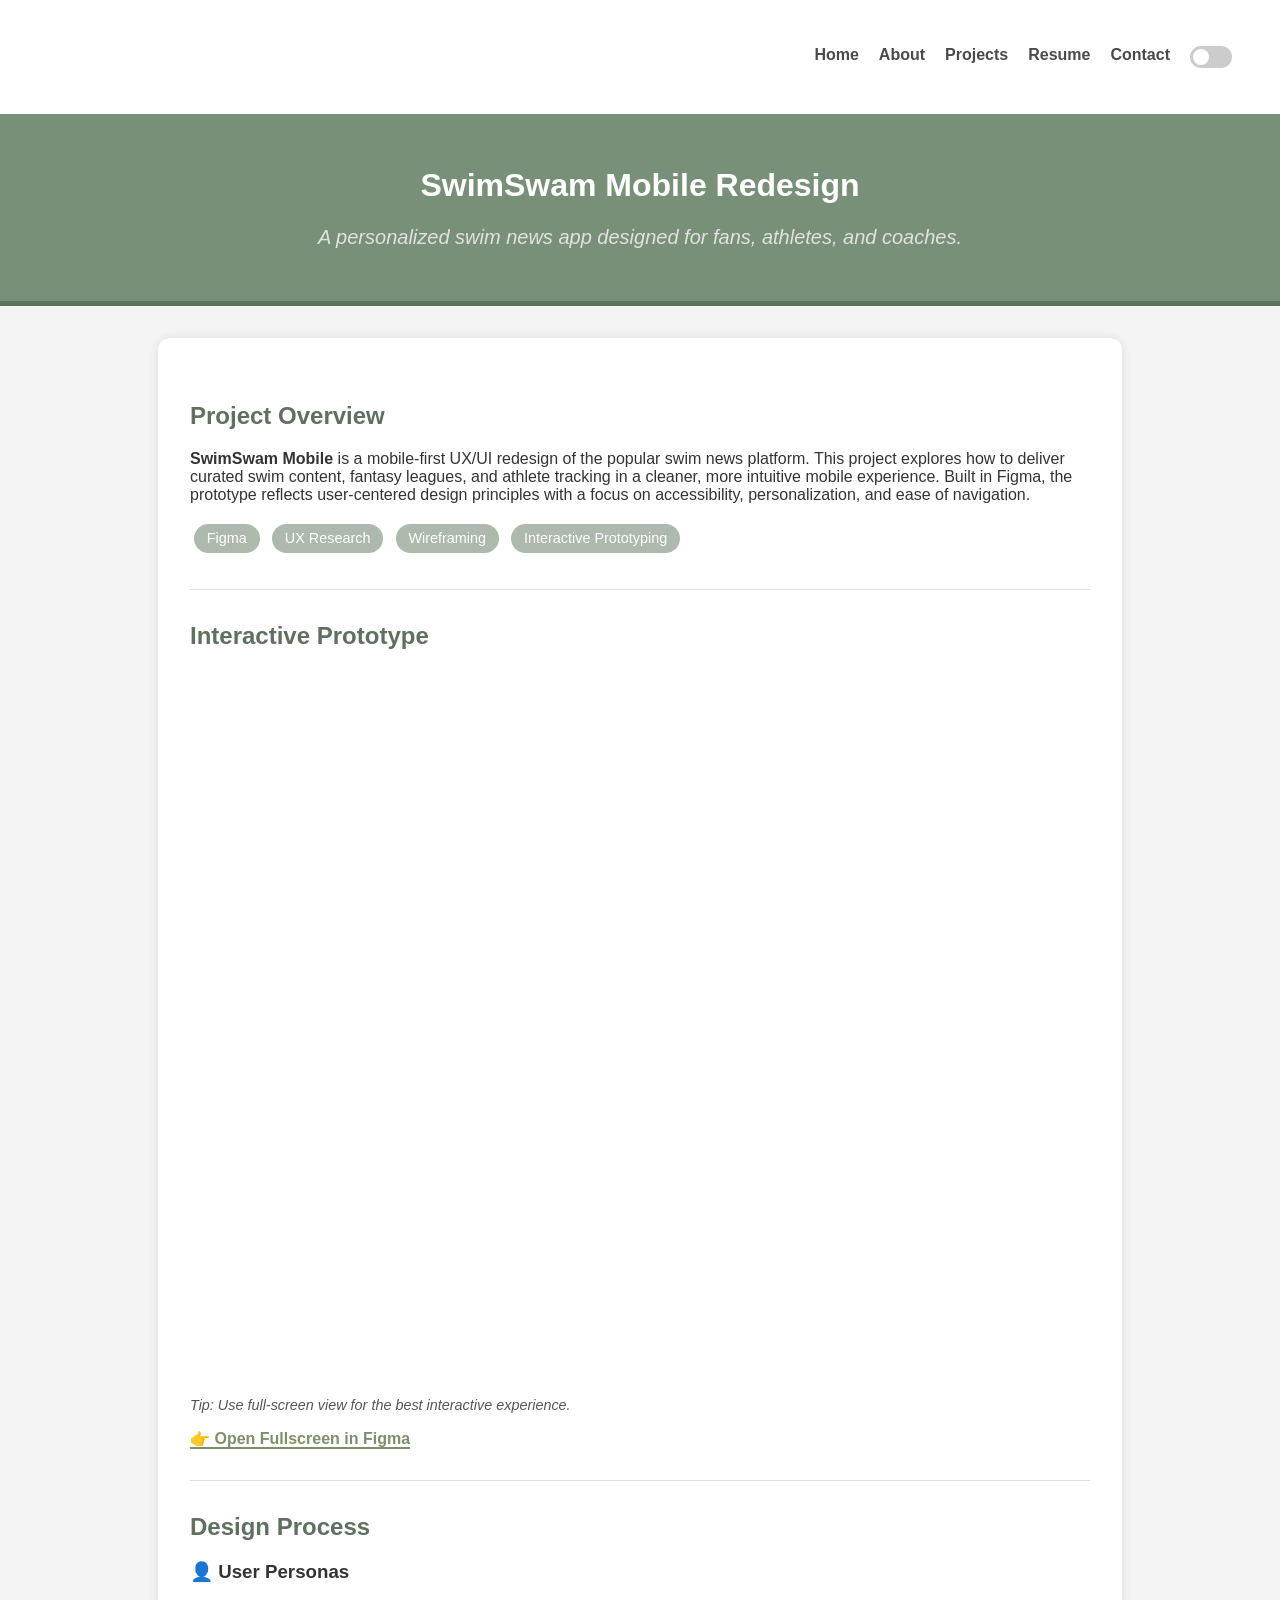
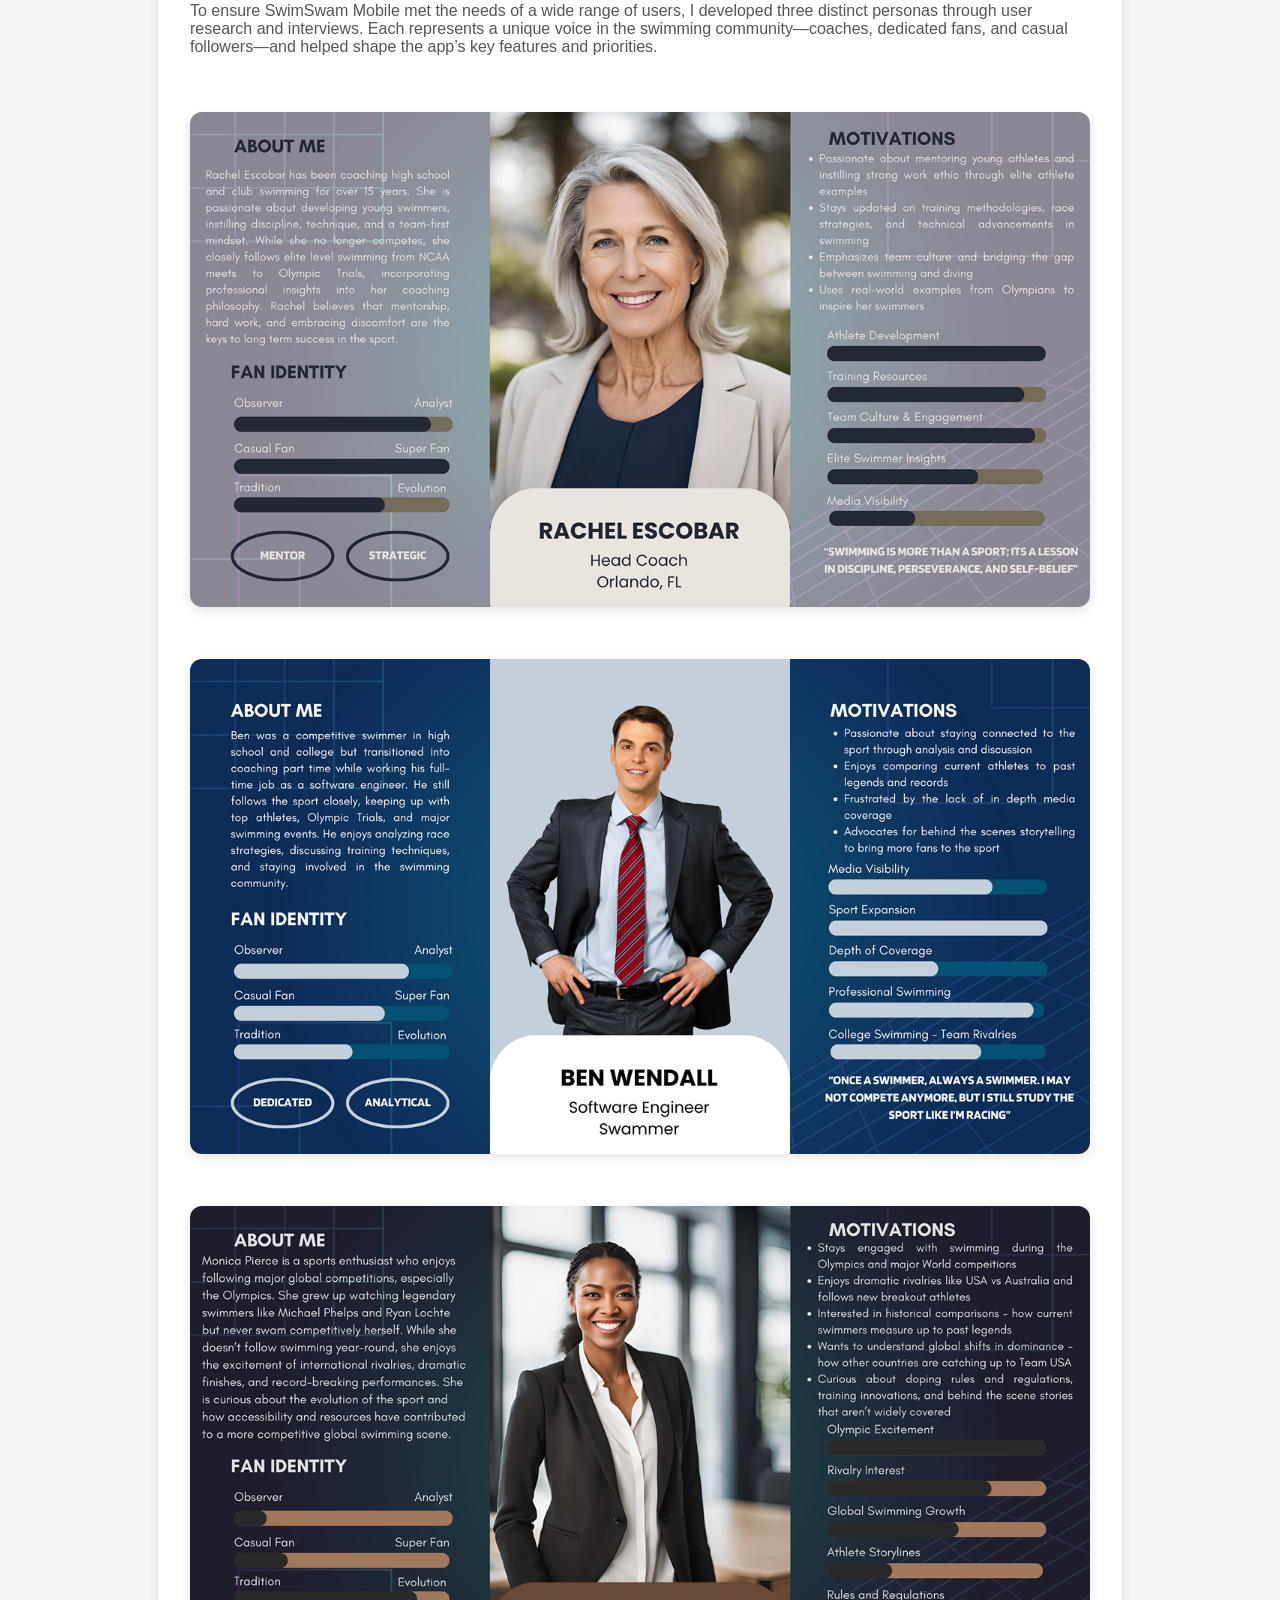
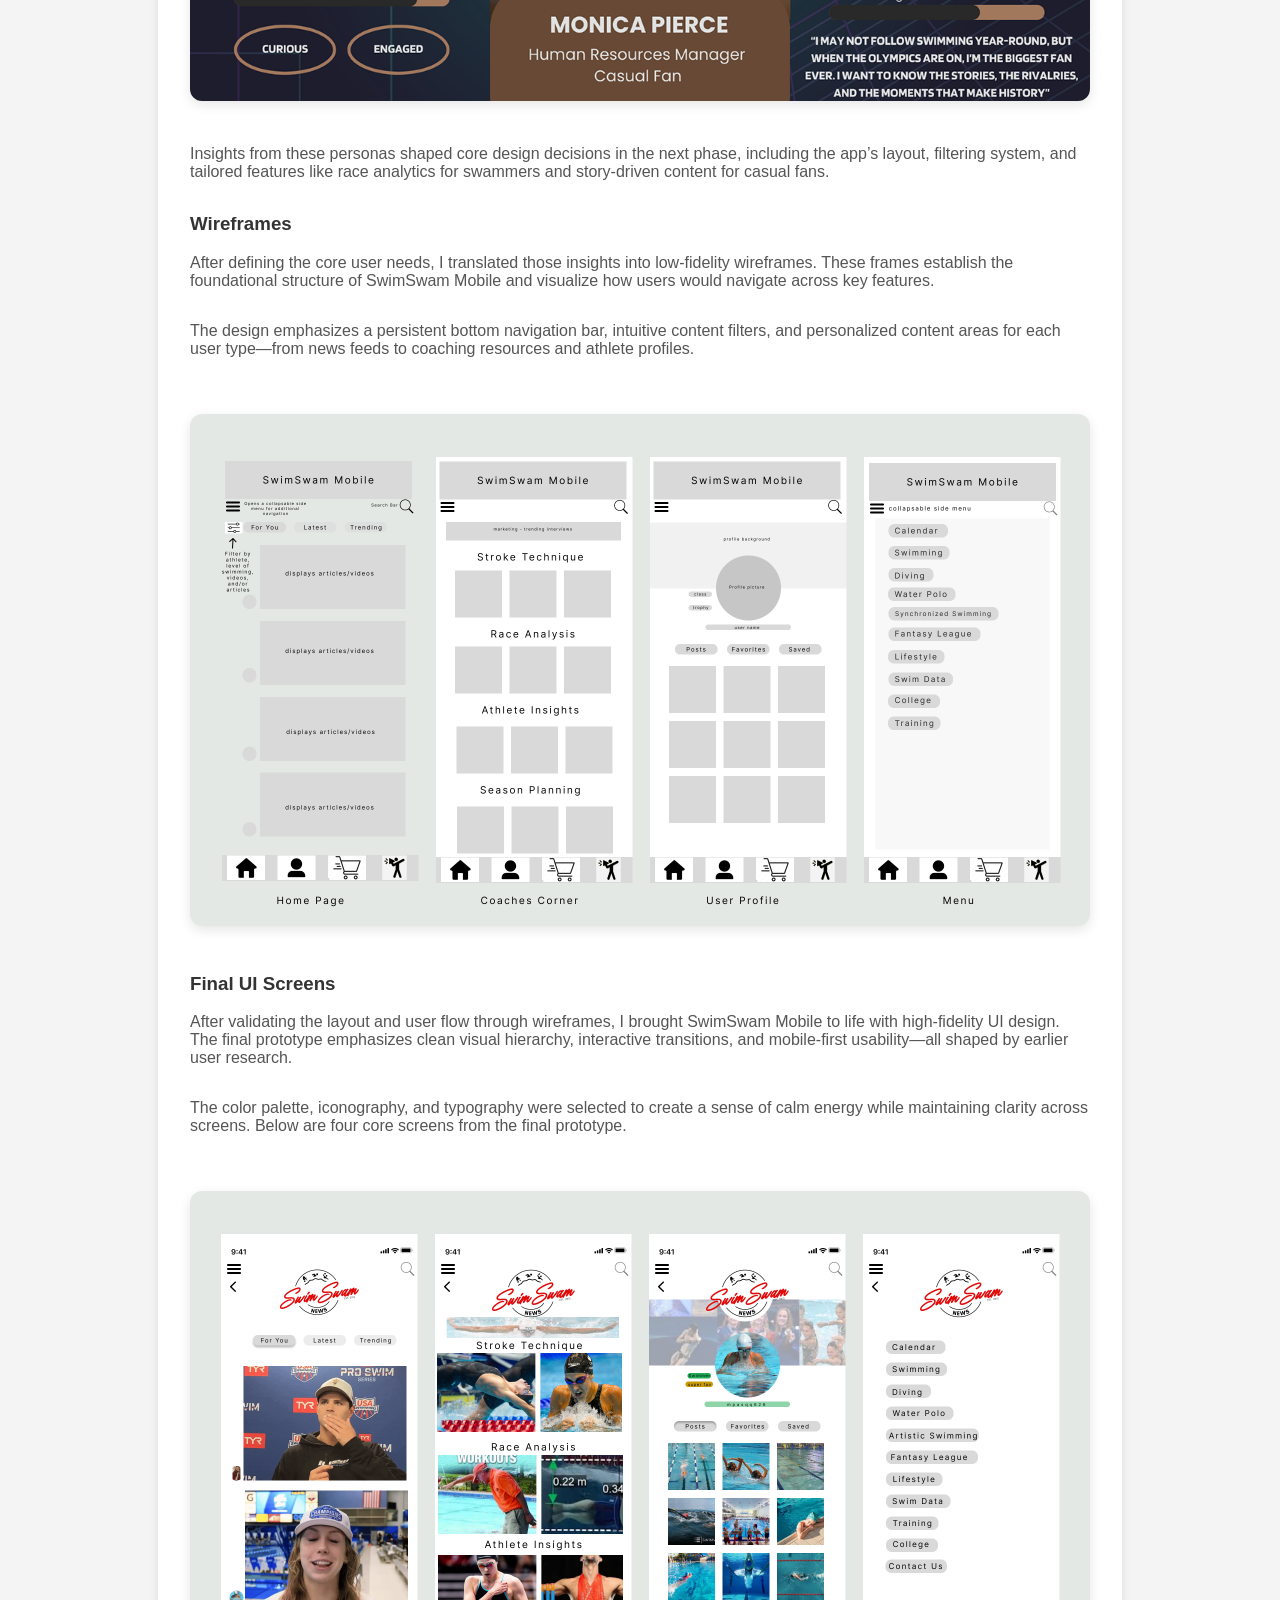
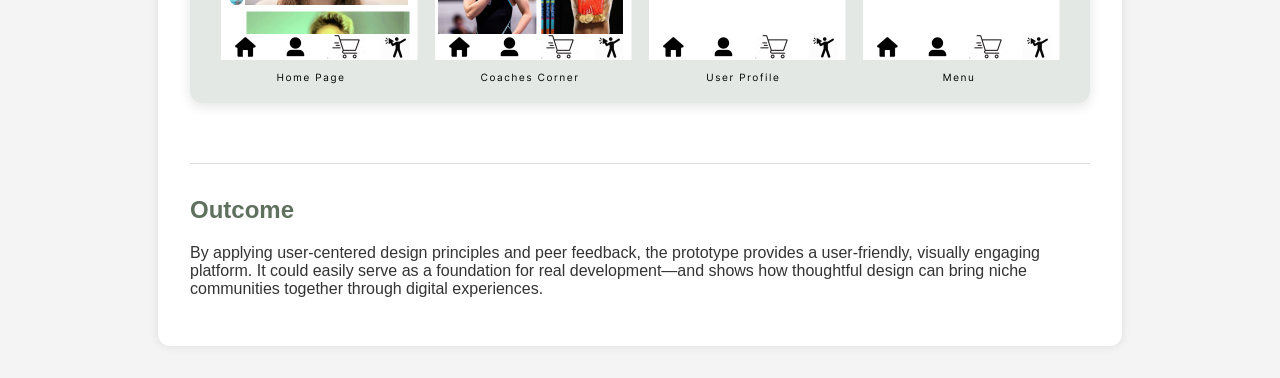
<file: projectPages/swimswam/index.html>
<!DOCTYPE html>
<html lang="en">
<head>
  <meta charset="UTF-8">
  <title>SwimSwam Mobile Redesign</title>
  <link rel="stylesheet" href="stylesheet.css">




</head>
<body>

<!-- Navigation Bar -->
<nav>
  <div class="nav-container">
    <ul class="nav-links">
      <li><a href="../../index.html">Home</a></li>
      <li><a href="../../about.html">About</a></li>
      <li><a href="../../projects.html">Projects</a></li>
      <li><a href="../../resume.html">Resume</a></li>
      <li><a href="../../contact.html">Contact</a></li>
      <li class="dark-toggle">
        <label class="toggle-switch">
          <input type="checkbox" id="dark-mode-toggle">
          <span class="slider round"></span>
        </label>
      </li>
    </ul>
  </div>
</nav>





<header class="hero">
  <h1>SwimSwam Mobile Redesign</h1>
  <p class="subtitle">A personalized swim news app designed for fans, athletes, and coaches.</p>
</header>

<main class="container">

  <section class="intro">
    <h2>Project Overview</h2>
    <p><strong>SwimSwam Mobile</strong> is a mobile-first UX/UI redesign of the popular swim news platform. This project explores how to deliver curated swim content, fantasy leagues, and athlete tracking in a cleaner, more intuitive mobile experience. Built in Figma, the prototype reflects user-centered design principles with a focus on accessibility, personalization, and ease of navigation.</p>

    <!-- Refined tools as pill badges -->
    <ul class="tools">
      <li> Figma</li>
      <li> UX Research</li>
      <li> Wireframing</li>
      <li> Interactive Prototyping</li>
    </ul>
  </section>

  <hr style="border: none; height: 1px; background: #ddd; margin: 2rem 0;" />

  <section class="figma-prototype">
    <h2>Interactive Prototype</h2>
    <iframe
      src="https://www.figma.com/proto/WvaBgFikzLmH9zaKHmYMeM/SwimSwam-Mobile?page-id=0%3A1&node-id=21-407&viewport=3831%2C1001%2C0.41&t=T5iCA4vlA2yFFp72-1&scaling=scale-down&content-scaling=fixed&starting-point-node-id=21%3A407&embed_host=share"
      allowfullscreen
      style="width:100%; height:700px; border:none; border-radius:8px;">
    </iframe>

    <p style="margin-top: 0.5rem; font-style: italic; font-size: 0.9rem; color: #555;">
      Tip: Use full-screen view for the best interactive experience.
    </p>

    <p><a href="https://www.figma.com/proto/WvaBgFikzLmH9zaKHmYMeM/SwimSwam-Mobile?page-id=0%3A1&node-id=21-407&starting-point-node-id=21%3A407&embed_host=share" class="figma-link" target="_blank">
      👉 Open Fullscreen in Figma
    </a></p>
  </section>

  <hr style="border: none; height: 1px; background: #ddd; margin: 2rem 0;" />

  <section class="process">
    <h2>Design Process</h2>

    <h3>👤 User Personas</h3>
    <p>To ensure SwimSwam Mobile met the needs of a wide range of users, I developed three distinct personas through user research and interviews. Each represents a unique voice in the swimming community—coaches, dedicated fans,
      and casual followers—and helped shape the app’s key features and priorities.</p>
    <img src="images/coachRachel.png" alt="User Personas">
    <img src="images/swammerBen.png" alt="User Personas">
    <img src="images/fanMonica.png" alt="User Personas">

    <p>
      Insights from these personas shaped core design decisions in the next phase, including the app’s layout, filtering system, and tailored features like race analytics for swammers and story-driven content for casual fans.
    </p>



    <h3> Wireframes</h3>
    <p>
      After defining the core user needs, I translated those insights into low-fidelity wireframes. These frames establish the foundational structure of SwimSwam Mobile and visualize how users would navigate across key features.
    </p>
    <p>
      The design emphasizes a persistent bottom navigation bar, intuitive content filters, and personalized content areas for each user type—from news feeds to coaching resources and athlete profiles.
    </p>

    <img src="images/wireframes.png" alt="SwimSwam Mobile Wireframes">


    <h3> Final UI Screens</h3>
    <p>
      After validating the layout and user flow through wireframes, I brought SwimSwam Mobile to life with high-fidelity UI design. The final prototype emphasizes clean visual hierarchy, interactive transitions, and mobile-first usability—all shaped by earlier user research.
    </p>
    <p>
      The color palette, iconography, and typography were selected to create a sense of calm energy while maintaining clarity across screens. Below are four core screens from the final prototype.
    </p>

    <img src="images/finalUI.png" alt="SwimSwam Mobile Final UI Screens">


  </section>

  <hr style="border: none; height: 1px; background: #ddd; margin: 2rem 0;" />

  <section class="conclusion">
    <h2>Outcome</h2>
    <p>By applying user-centered design principles and peer feedback, the prototype provides a user-friendly, visually engaging platform. It could easily serve as a foundation for real development—and shows how thoughtful design can bring niche communities together through digital experiences.</p>
  </section>

</main>
<script src="/script.js"></script>

</body>
</html>
</file>
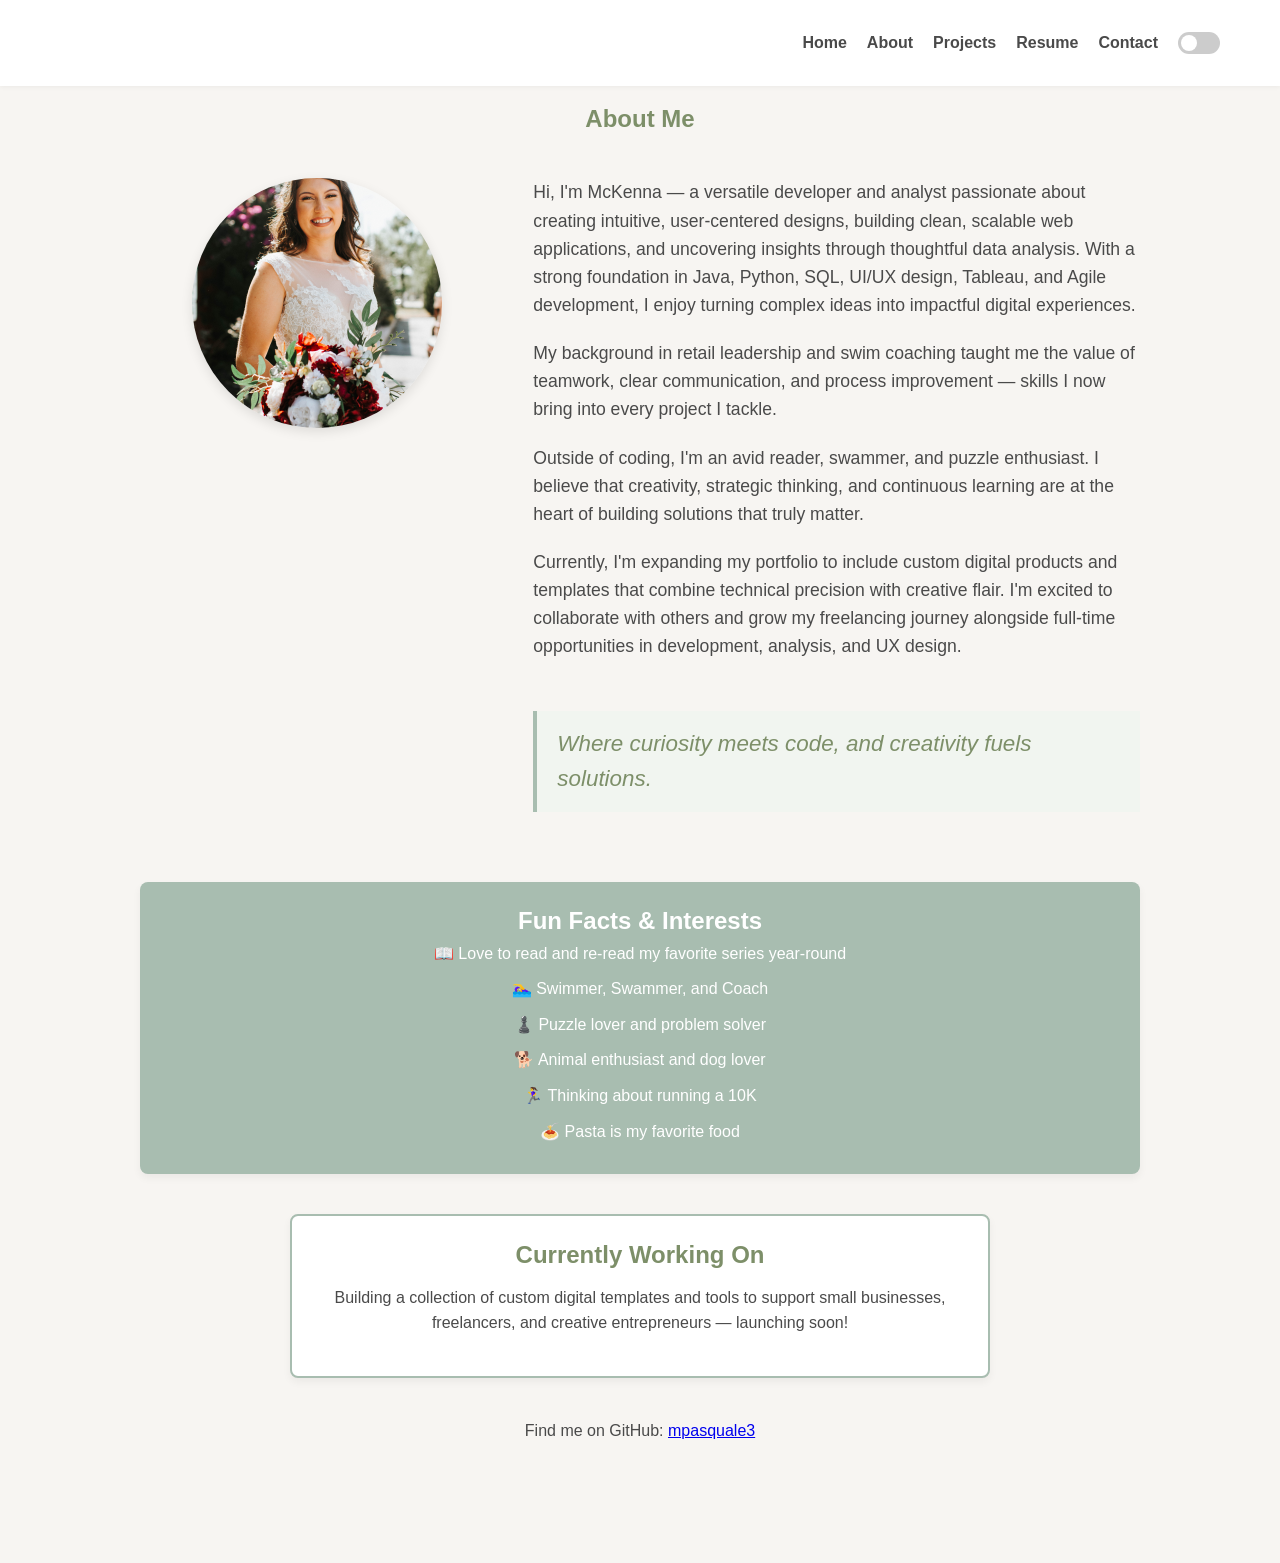
<file: about.html>
<!DOCTYPE html>
<html lang="en">
<head>
  <meta charset="UTF-8">
  <meta name="viewport" content="width=device-width, initial-scale=1">
  <title>About Me | McKenna Pasquale</title>
  <link rel="stylesheet" href="css/style.css">
  <meta name="description" content="Learn more about Kenna Pasquale - Developer, Designer, and Analyst.">
</head>

<body>

<!-- Navigation Bar -->
<nav>
  <div class="nav-container">

    <ul class="nav-links">

      <li><a href="index.html">Home</a></li>
      <li><a href="about.html">About</a></li>
      <li><a href="projects.html">Projects</a></li>
      <li><a href="resume.html">Resume</a></li>
      <li><a href="contact.html">Contact</a></li>
      <li class="dark-toggle">

        <label class="toggle-switch">
          <input type="checkbox" id="dark-mode-toggle">
          <span class="slider round"></span>
        </label>
      </li>
    </ul>
  </div>
</nav>

<!-- About Section -->
<section id="about">
  <h1>About Me</h1>

  <div class="about-container">

    <div class="about-top">
      <div class="about-photo">
        <img src="img/247.jpg" alt="McKenna Pasquale Profile Photo">
      </div>

      <div class="about-text">
        <p>Hi, I'm McKenna — a versatile developer and analyst passionate about creating intuitive, user-centered designs, building clean, scalable web applications, and uncovering insights through thoughtful data analysis. With a strong foundation in Java, Python, SQL, UI/UX design, Tableau, and Agile development, I enjoy turning complex ideas into impactful digital experiences.</p>

        <p>My background in retail leadership and swim coaching taught me the value of teamwork, clear communication, and process improvement — skills I now bring into every project I tackle.</p>

        <p>Outside of coding, I'm an avid reader, swammer, and puzzle enthusiast. I believe that creativity, strategic thinking, and continuous learning are at the heart of building solutions that truly matter.</p>

        <p>Currently, I'm expanding my portfolio to include custom digital products and templates that combine technical precision with creative flair. I'm excited to collaborate with others and grow my freelancing journey alongside full-time opportunities in development, analysis, and UX design.</p>


        <p class="motto">Where curiosity meets code, and creativity fuels solutions.</p>








      </div>




    </div>




    <div class="about-facts">
      <h2>Fun Facts & Interests</h2>
      <ul>
        <li>📖 Love to read and re-read my favorite series year-round</li>
        <li>🏊‍♀️ Swimmer, Swammer, and Coach </li>
        <li>‍♟️️ Puzzle lover and problem solver</li>
        <li>🐕 Animal enthusiast and dog lover</li>
        <li>🏃‍♀️ Thinking about running a 10K</li>
        <li>🍝 Pasta is my favorite food </li>
      </ul>
    </div>



    <div class="current-project">
      <h2>Currently Working On</h2>
      <p>Building a collection of custom digital templates and tools to support small businesses, freelancers, and creative entrepreneurs — launching soon!</p>
    </div>
  </div>
  <p>
    Find me on GitHub: <a href="https://github.com/mpasquale3" target="_blank">mpasquale3</a>
  </p>
</section>

<script src="script.js"></script>
</body>
</html>
</file>
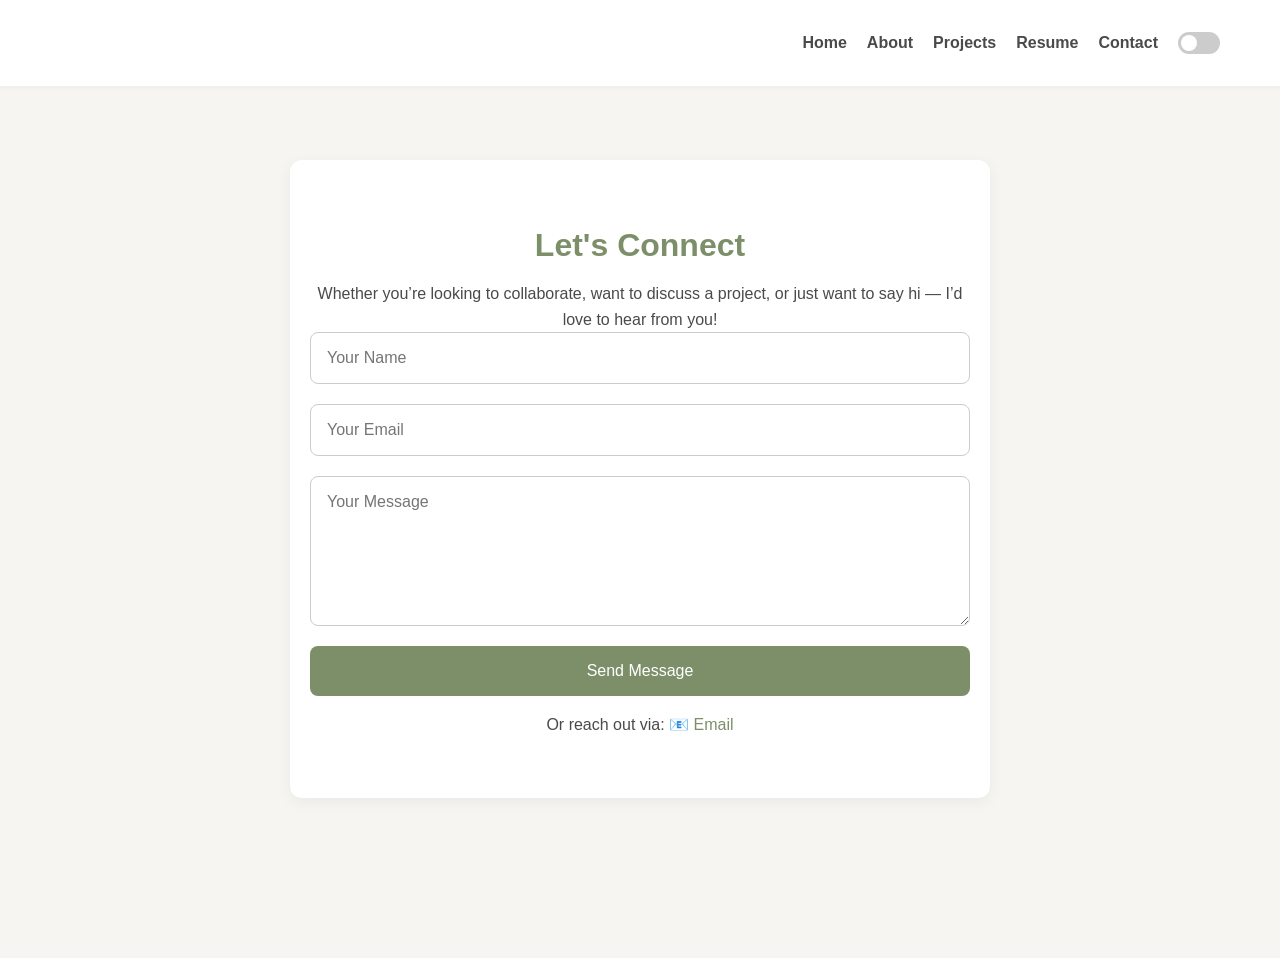
<file: contact.html>
<!doctype html>
<html class="no-js" lang="en">
<head>
  <meta charset="utf-8">
  <meta name="viewport" content="width=device-width, initial-scale=1">
  <title>Contact | McKenna Pasquale</title>
  <link rel="stylesheet" href="css/style.css">
  <meta name="description" content="">

  <link rel="icon" href="/favicon.ico" sizes="any">
  <link rel="icon" href="/icon.svg" type="image/svg+xml">
  <link rel="apple-touch-icon" href="icon.png">
  <link rel="manifest" href="site.webmanifest">
  <meta name="theme-color" content="#fafafa">
</head>




<body>
<!-- Navigation Bar -->
<nav>
  <div class="nav-container">
    <ul class="nav-links">
      <li><a href="index.html">Home</a></li>
      <li><a href="about.html">About</a></li>
      <li><a href="projects.html">Projects</a></li>
      <li><a href="resume.html">Resume</a></li>
      <li><a href="contact.html">Contact</a></li>
      <li class="dark-toggle">
        <label class="toggle-switch">
          <input type="checkbox" id="dark-mode-toggle">
          <span class="slider round"></span>
        </label>
      </li>
    </ul>
  </div>
</nav>

<!-- Contact Section -->
<section id="contact" class="contact-section">
  <h2>Let's Connect</h2>
  <p>Whether you’re looking to collaborate, want to discuss a project, or just want to say hi — I’d love to hear from you!</p>

  <form action="https://formspree.io/f/xrbkdjpa" method="POST" class="contact-form">
    <input type="text" name="name" placeholder="Your Name" required>
    <input type="email" name="email" placeholder="Your Email" required>
    <textarea name="message" placeholder="Your Message" maxlength="1000" required></textarea>
    <button type="submit">Send Message</button>
  </form>

  <p class="contact-reachout">
    Or reach out via:
    <a href="mailto:mckenna.j.pasquale@gmail.com">📧 Email</a>

  </p>
</section>

<script src="script.js"></script>

</body>
</html>
</file>
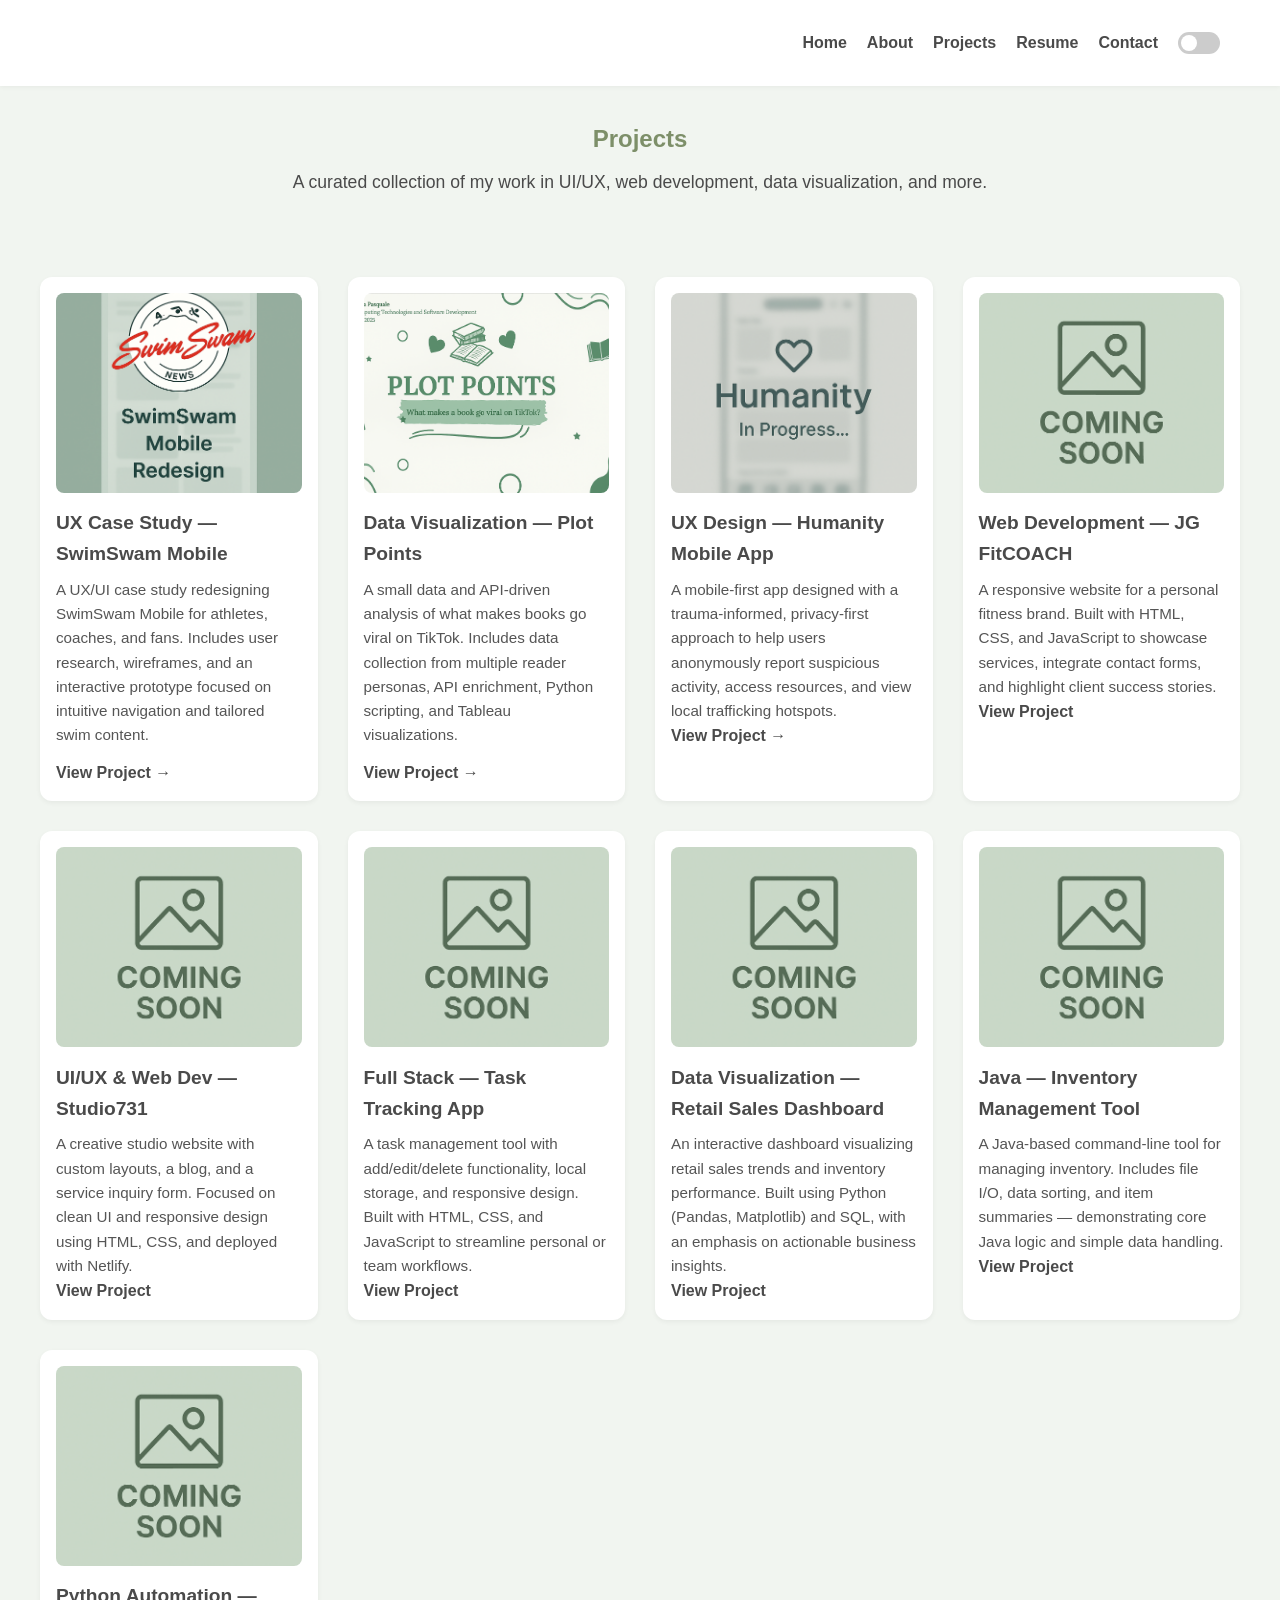
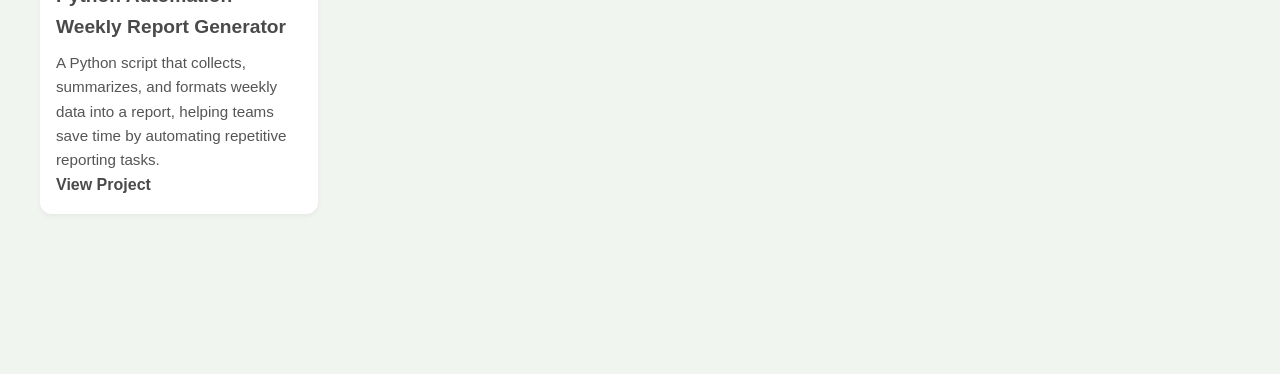
<file: projects.html>
<!doctype html>
<html class="no-js" lang="">

<head>
  <meta charset="utf-8">
  <meta name="viewport" content="width=device-width, initial-scale=1">
  <title>Projects | McKenna Pasquale</title>
  <link rel="stylesheet" href="css/style.css">
  <meta name="description" content="">
</head>

<body>

<!-- Add your site or application content here -->





<!-- Navigation Bar -->
<nav>
  <div class="nav-container">

    <ul class="nav-links">

      <li><a href="index.html">Home</a></li>
      <li><a href="about.html">About</a></li>
      <li><a href="projects.html">Projects</a></li>
      <li><a href="resume.html">Resume</a></li>
      <li><a href="contact.html">Contact</a></li>
      <li class="dark-toggle">

        <label class="toggle-switch">
          <input type="checkbox" id="dark-mode-toggle">
          <span class="slider round"></span>
        </label>
      </li>
    </ul>
  </div>
</nav>

<!--Projects Section-->
<section id="projects">
  <h1>Projects</h1>
  <p class="section-intro">A curated collection of my work in UI/UX, web development, data visualization, and more.</p>


  <!--filter options ADD WHEN READY
  <div class="project-filter">
    <label for="tag-filter">Filter by:</label>
    <select id="tag-filter">
      <option value="all">All</option>
      <option value="uiux">UI/UX</option>
      <option value="webdev">Web Development</option>
      <option value="data">Data Visualization</option>
      <option value="java">Java</option>
      <option value="python">Python</option>
    </select>
  </div>
  -->

  <!-- All project cards inside this one grid -->
  <div class="project-grid">

    <!-- Example: SwimSwam -->
    <div class="project-card">
      <img src="projectPages/swimswam/images/swimswamprojectcard.png" alt="Screenshot of SwimSwam Mobile Redesign">
      <h3>UX Case Study — SwimSwam Mobile</h3>
      <p>A UX/UI case study redesigning SwimSwam Mobile for athletes, coaches, and fans. Includes user research, wireframes, and an interactive prototype focused on intuitive navigation and tailored swim content.</p>
      <a href="projectPages/swimswam/index.html" class="view-project">View Project →</a>
    </div>

    <!-- Example: Plot Points -->
    <div class="project-card">
      <img src="projectPages/plotpoints/assets/plotPointsProjectCard.png" alt="Screenshot of Plot Points Data Visualization Project">
      <h3>Data Visualization — Plot Points</h3>
      <p>A small data and API-driven analysis of what makes books go viral on TikTok. Includes data collection from multiple reader personas, API enrichment, Python scripting, and Tableau visualizations.</p>
      <a href="projectPages/plotpoints/index.html" class="view-project">View Project →</a>
    </div>


    <!-- Example: Humanity -->
    <div class="project-card">
      <img src="projectPages/humanity/images/humanityprojectcard.png" alt="Screenshot of Humanity Mobile App Design">
      <h3>UX Design — Humanity Mobile App</h3>
      <p>A mobile-first app designed with a trauma-informed, privacy-first approach to help users anonymously report suspicious activity, access resources, and view local trafficking hotspots.</p>
      <a href="projectPages/humanity/index.html">View Project →</a>
    </div>

    <!-- Example: JG FitCOACH -->
    <div class="project-card">
      <img src="img/comingSoon.png" alt="Screenshot of JG FitCOACH Website">
      <h3>Web Development — JG FitCOACH</h3>
      <p>A responsive website for a personal fitness brand. Built with HTML, CSS, and JavaScript to showcase services, integrate contact forms, and highlight client success stories.</p>
      <a href="#">View Project</a>
    </div>

    <!-- Example: Studio731 -->
    <div class="project-card">
      <img src="img/comingSoon.png" alt="Screenshot of Studio731 Website">
      <h3>UI/UX & Web Dev — Studio731</h3>
      <p>A creative studio website with custom layouts, a blog, and a service inquiry form. Focused on clean UI and responsive design using HTML, CSS, and deployed with Netlify.</p>
      <a href="#">View Project</a>
    </div>

    <!-- Example: Task Tracking -->
    <div class="project-card">
      <img src="img/comingSoon.png" alt="Screenshot of Task Tracking Tool">
      <h3>Full Stack — Task Tracking App</h3>
      <p>A task management tool with add/edit/delete functionality, local storage, and responsive design. Built with HTML, CSS, and JavaScript to streamline personal or team workflows.</p>
      <a href="#">View Project</a>
    </div>

    <!-- Example: Retail Sales Dashboard -->
    <div class="project-card">
      <img src="img/comingSoon.png" alt="Screenshot of Retail Sales Dashboard">
      <h3>Data Visualization — Retail Sales Dashboard</h3>
      <p>An interactive dashboard visualizing retail sales trends and inventory performance. Built using Python (Pandas, Matplotlib) and SQL, with an emphasis on actionable business insights.</p>
      <a href="#">View Project</a>
    </div>

    <!-- Example: Java Inventory Management -->
    <div class="project-card">
      <img src="img/comingSoon.png" alt="Screenshot of Java Inventory Management">
      <h3>Java — Inventory Management Tool</h3>
      <p>A Java-based command-line tool for managing inventory. Includes file I/O, data sorting, and item summaries — demonstrating core Java logic and simple data handling.</p>
      <a href="#">View Project</a>
    </div>

    <!-- Example: Python Automation Script -->
    <div class="project-card">
      <img src="img/comingSoon.png" alt="Screenshot of Python Automation Script">
      <h3>Python Automation — Weekly Report Generator</h3>
      <p>A Python script that collects, summarizes, and formats weekly data into a report, helping teams save time by automating repetitive reporting tasks.</p>
      <a href="#">View Project</a>
    </div>

  </div> <!-- end .project-grid -->


</section>

<script src="script.js"></script>
</body>
</html>
</file>
<file: css/style.css>
/* ============================
   GLOBAL RESET & BASE STYLES
   ============================ */

* {
  margin: 0;
  padding: 0;
  box-sizing: border-box;
}

body {
  font-family: 'Open Sans', sans-serif;
  background-color: #F7F5F2;
  color: #4A4A4A;
  line-height: 1.6;
}

nav,
#hero,
section,
.button,
input,
textarea {
  transition: background-color 0.3s ease, color 0.3s ease;
}

/* ============================
   NAVIGATION BAR
   ============================ */

nav {
  position: fixed;
  top: 0;
  width: 100%;
  z-index: 999;
  background-color: #ffffff;
  padding: 20px 0;
  box-shadow: 0 1px 5px rgba(0,0,0,0.05);
}

.nav-container {
  display: flex;
  justify-content: flex-end;
  align-items: center;
  padding: 10px 20px;
  max-width: 1200px;
  margin: 0 auto;
}

.nav-links {
  list-style: none;
  display: flex;
  flex-wrap: wrap;
  justify-content: center;
  gap: 20px;
}

.nav-links a {
  text-decoration: none;
  color: #4A4A4A;
  font-weight: bold;
  position: relative;
  padding-bottom: 5px;
  transition: color 0.3s ease;
}

.nav-links a::after {
  content: '';
  position: absolute;
  width: 0;
  height: 2px;
  display: block;
  margin-top: 5px;
  right: 0;
  background: #7D8F69;
  transition: width 0.3s ease;
}

.nav-links a:hover::after {
  width: 100%;
  left: 0;
}

.nav-links a:hover {
  color: #7D8F69;
}


/* ============================
   DARK MODE TOGGLE SWITCH
   ============================ */

.dark-toggle {
  display: flex;
  align-items: center;
  gap: 8px;
}

.toggle-switch {
  position: relative;
  display: inline-block;
  width: 42px;
  height: 22px;
}

.toggle-switch input {
  opacity: 0;
  width: 0;
  height: 0;
}

.slider {
  position: absolute;
  cursor: pointer;
  top: 0; left: 0; right: 0; bottom: 0;
  background-color: #ccc;
  border-radius: 34px;
  transition: background-color 0.3s;
}

.slider::before {
  content: "";
  position: absolute;
  height: 16px; width: 16px;
  left: 3px; bottom: 3px;
  background-color: white;
  border-radius: 50%;
  transition: transform 0.3s ease;
}

input:checked + .slider {
  background-color: #7D8F69;
}

input:checked + .slider::before {
  transform: translateX(20px);
}

.slider.round {
  border-radius: 34px;
}

.slider.round::before {
  border-radius: 50%;
}




/* ============================
   HERO SECTION
   ============================ */

#hero {
  animation: fadeIn 1s ease-in;
  display: flex;
  flex-direction: row;
  justify-content: space-between;
  align-items: center;
  max-width: 1200px;
  margin: 0 auto;
  padding: 140px 20px;
  background-color: #A8BDB0;
  color: #ffffff;
}

.hero-container {
  display: flex;
  flex: 1;
}

.hero-text {
  flex: 1 1 50%;
  min-width: 300px;
  margin-right: 40px;
}

.hero-text h1 {
  font-size: 3rem;
  margin-bottom: 20px;
}

.hero-roles {
  font-size: 1.2rem;
  margin-bottom: 20px;
}

.hero-tagline {
  font-size: 1rem;
  margin-bottom: 30px;
  line-height: 1.5;
}

.button {
  display: inline-block;
  margin-top: 20px;
  padding: 12px 24px;
  background-color: #7D8F69;
  color: #ffffff;
  text-decoration: none;
  font-weight: bold;
  border-radius: 8px;
  transition: background-color 0.3s ease;
}

.button:hover {
  background-color: #5F705F;
}

.hero-signature {
  font-style: italic;
  font-size: 0.9rem;
  color: #eee;
  margin-top: 1rem;
}

.hero-image {
  flex: 1 1 50%;
  min-width: 300px;
  text-align: center;
}

.hero-image img {
  width: 100%;
  height: auto;
  border-radius: 12px;
  object-fit: cover;
}

/* ============================
   ABOUT SECTION
   ============================ */

#about {
  padding: 100px 20px;
  background-color: #F7F5F2;
  color: #4A4A4A;
  text-align: center;
}

#about h1 {
  color: #7D8F69;
  margin-bottom: 40px;
}

.about-container {
  max-width: 1000px;
  margin: 0 auto;
}

.about-top {
  display: flex;
  flex-wrap: wrap;
  gap: 40px;
  justify-content: center;
  align-items: flex-start;
  margin-bottom: 50px;
}

.about-text {
  flex: 2 1 50%;
  text-align: left;
  font-size: 1.1rem;
}

.about-facts {
  flex: 1 1 30%;
  background-color: #A8BDB0;
  color: white;
  padding: 20px;
  border-radius: 8px;
  box-shadow: 0 4px 8px rgba(0,0,0,0.05);
}


.about-facts ul {
  list-style: none;
  padding: 0;
  margin: 0;
}

.about-facts li {
  margin-bottom: 10px;
}

.about-photo {
  flex: 1 1 30%;
  display: flex;
  justify-content: center;
  align-items: center;
}

.about-photo img {
  width: 250px;
  height: 250px;
  object-fit: cover;
  border-radius: 50%;
  box-shadow: 0 4px 12px rgba(0,0,0,0.1);
}

.motto {
  margin-top: 30px;
  font-style: italic;
  font-size: 1.4rem;
  color: #7D8F69;
  background-color: #f1f5f0;
  padding: 15px 20px;
  border-left: 4px solid #A8BDB0;
  display: inline-block;
  margin-bottom: 40px;
}

.current-project {
  background-color: #ffffff;
  border: 2px solid #A8BDB0;
  padding: 20px;
  margin: 40px auto;
  border-radius: 8px;
  box-shadow: 0 4px 8px rgba(0,0,0,0.05);
  text-align: center;
  max-width: 700px;
}

.current-project h2 {
  color: #7D8F69;
  margin-bottom: 10px;
}

#about p {
  margin-bottom: 20px;
}

/* ============================
   PROJECTS SECTION
   ============================ */

#projects {
  padding: 120px 20px;
  background-color: #f1f5f0;
}

#projects h1 {
  color: #7D8F69;
  text-align: center;
  margin-bottom: 10px;
}

.section-intro {
  font-size: 1.1rem;
  color: #4A4A4A;
  margin-bottom: 40px;
  text-align: center;
  max-width: 800px;
  margin-left: auto;
  margin-right: auto;
}

.project-grid {
  display: grid;
  grid-template-columns: repeat(auto-fit, minmax(250px, 1fr));
  gap: 30px;
  padding: 40px 20px;
}

.project-card {
  background-color: #ffffff;
  padding: 1rem;
  border-radius: 12px;
  box-shadow: 0 2px 5px rgba(0, 0, 0, 0.05);
  transition: transform 0.2s ease;
  text-align: left;
}

.project-card img {
  width: 100%;
  height: 200px;
  object-fit: cover;
  border-radius: 8px;
}

.project-card h3 {
  font-size: 1.2rem;
  margin: 0.5rem 0;
}

.project-card p {
  font-size: 0.95rem;
  color: #555;
}

.project-card:hover {
  transform: translateY(-5px);
  box-shadow: 0 8px 16px rgba(0, 0, 0, 0.1);
}

.project-card a {
  color: #4A4A4A;
  font-weight: bold;
  text-decoration: none;
}

.view-project {
  display: inline-block;
  margin-top: 0.75rem;
  color: #799078;
  font-weight: 600;
  text-decoration: none;
}

/* ============================
   RESUME SECTION
   ============================ */

#resume {
  max-width: 1080px;
  margin: 120px auto;
  padding: 60px 20px;
  background-color: #ffffff;
  border-radius: 12px;
  box-shadow: 0 4px 16px rgba(0, 0, 0, 0.04);
  text-align: center;
  color: #4A4A4A;
}

#resume h1 {
  color: #7D8F69;
  margin-bottom: 10px;
}

.resume-skills,
.resume-experience,
.resume-education,
.resume-learning,
.resume-download {
  margin-bottom: 40px;
  text-align: left;
}

#resume h3 {
  color: #7D8F69;
  font-size: 1.2rem;
  font-weight: 600;
  margin-top: 40px;
  margin-bottom: 10px;
}

.resume-skills ul {
  display: flex;
  flex-wrap: wrap;
  gap: 10px;
  padding: 0;
  list-style: none;
  justify-content: center;
}

.resume-skills li {
  background-color: #A8BDB0;
  color: #ffffff;
  padding: 6px 12px;
  border-radius: 20px;
  font-size: 0.95rem;
  display: flex;
  align-items: center;
  gap: 8px;
  white-space: nowrap;
}

.resume-skills li i {
  font-size: 1.1rem;
}

.resume-experience ul,
.resume-education ul,
.resume-learning ul {
  padding-left: 20px;
  list-style-type: disc;
}

.resume-experience ul li,
.resume-education ul li,
.resume-learning ul li {
  margin-bottom: 10px;
}

.resume-education {
  border-top: 1px solid #ddd;
  padding-top: 30px;
}

.resume-download {
  margin-top: 50px;
  text-align: center;
}

.resume-download .privacy-note {
  font-size: 0.9rem;
  color: #888;
  margin-top: 10px;
}

/* ============================
   CONTACT SECTION
   ============================ */

#contact {
  max-width: 700px;
  margin: 160px auto;
  padding: 60px 20px;
  background-color: #ffffff;
  border-radius: 12px;
  box-shadow: 0 4px 16px rgba(0, 0, 0, 0.05);
  text-align: center;
  color: #4A4A4A;
}

#contact h2 {
  color: #7D8F69;
  font-size: 2rem;
  margin-bottom: 10px;
}

#contact .section-intro {
  font-size: 1.1rem;
  color: #666;
  margin-bottom: 40px;
}

.contact-section {
  max-width: 600px;
  margin: 0 auto;
  padding: 2rem;
  text-align: center;
}

.contact-form {
  display: flex;
  flex-direction: column;
  gap: 20px;
}

.contact-form input,
.contact-form textarea {
  width: 100%;
  padding: 1rem;
  border: 1px solid #ccc;
  border-radius: 8px;
  font-family: inherit;
  font-size: 1rem;
}

.contact-form textarea {
  min-height: 150px;
  resize: vertical;
}

.contact-form button {
  background-color: #7D8F69;
  color: white;
  border: none;
  padding: 1rem 2rem;
  border-radius: 8px;
  font-size: 1rem;
  cursor: pointer;
  transition: background-color 0.3s ease;
}

.contact-form button:hover {
  background-color: #5f705f;
}

.contact-reachout {
  margin-top: 1rem;
  color: #4A4A4A;
}

.contact-reachout a {
  color: #7D8F69;
  text-decoration: none;
}

.contact-reachout a:hover {
  text-decoration: underline;
}

/* ============================
   MOBILE TWEAKS (ALL SECTIONS)
   ============================ */

@media (max-width: 768px) {
  #hero {
    flex-direction: column;
    align-items: center;
    text-align: center;
    padding: 160px 20px;
  }

  .hero-container {
    flex-direction: column;
  }

  .hero-text {
    flex: 1 1 100%;
    margin-right: 0;
    margin-bottom: 20px;
    max-width: 90%;
  }

  .hero-text h1 {
    font-size: 2rem;
  }

  .hero-roles,
  .hero-tagline {
    font-size: 1rem;
  }

  .hero-image {
    flex: 1 1 100%;
    max-width: 90%;
    margin-top: 20px;
  }

  .about-top {
    flex-direction: column;
    align-items: center;
    text-align: center;
  }

  .about-text,
  .about-facts,
  .about-photo {
    flex: 1 1 100%;
    max-width: 90%;
    text-align: center;
    margin-bottom: 20px;
  }

  .about-photo img {
    width: 200px;
    height: 200px;
  }

  .motto {
    font-size: 1.2rem;
    text-align: center;
  }

  #projects {
    padding-top: 140px;
  }

  .project-grid {
    gap: 20px;
    padding: 20px 10px;
  }

  .project-card img {
    height: 150px;
  }

  #resume {
    padding: 40px 10px;
    margin: 140px auto;
  }

  .resume-skills ul {
    justify-content: center;
    gap: 8px;
  }

  #resume h3 {
    margin-top: 30px;
  }

  #contact {
    padding: 40px 10px;
    margin: 160px auto;
  }

  .contact-section {
    padding: 1rem;
  }
}

/* ============================
   FINAL DARK MODE BLOCK
   ============================ */

body.dark-mode {
  background-color: #1e1e1e;
  color: #f0f0f0;
}

body.dark-mode a {
  color: #c0ffc0;
}

body.dark-mode nav {
  background-color: #2b2b2b;
}

body.dark-mode .button,
body.dark-mode button {
  background-color: #657c5a;
  color: white;
}

body.dark-mode .button:hover,
body.dark-mode button:hover {
  background-color: #809774;
}

body.dark-mode #hero {
  background-color: #2a2a2a;
  color: #f0f0f0;
}

body.dark-mode #about {
  background-color: #1e1e1e;
  color: #f0f0f0;
}

body.dark-mode .about-facts {
  background-color: #2b2b2b;
}

body.dark-mode .motto {
  background-color: #2a2a2a;
  color: #c0ffc0;
  border-left-color: #444;
}

body.dark-mode .current-project {
  background-color: #2b2b2b;
  border-color: #444;
}

body.dark-mode .current-project h2 {
  color: #c0ffc0;
}

body.dark-mode .current-project p {
  color: #f0f0f0;
}

body.dark-mode #projects {
  background-color: #1e1e1e;
  color: #f0f0f0;
}

body.dark-mode .project-card {
  background-color: #2a2a2a;
  color: #f0f0f0;
}

body.dark-mode .project-card a {
  color: #c0ffc0;
}

body.dark-mode #resume {
  background-color: #2a2a2a;
  color: #f0f0f0;
}

body.dark-mode .resume-skills li {
  background-color: #2b2b2b;
}

body.dark-mode #resume h3 {
  color: #c0ffc0;
}

body.dark-mode #contact {
  background-color: #2a2a2a;
  color: #f0f0f0;
}

body.dark-mode input,
body.dark-mode textarea {
  background-color: #333;
  color: #fff;
  border: 1px solid #888;
}

body.dark-mode .contact-form button {
  background-color: #657c5a;
}

body.dark-mode .contact-form button:hover {
  background-color: #809774;
}
</file>
<file: humanity-temp/stylesheet.css>
body {
  margin: 0;
  font-family: 'Segoe UI', sans-serif;
  background-color: #f4f4f4;
  color: #333;
}

.hero {
  background-color: #799078;
  color: white;
  text-align: center;
  padding: 2rem;
  border-bottom: 5px solid #5f705f;
}

.container {
  max-width: 900px;
  margin: 2rem auto;
  background: white;
  padding: 2rem;
  border-radius: 12px;
  box-shadow: 0 0 10px rgba(0,0,0,0.1);
}

h2 {
  color: #5f705f;
  margin-top: 2rem;
}

h3, h4 {
  color: #799078;
  margin-top: 1.5rem;
}

p {
  line-height: 1.6;
  margin-bottom: 1rem;
}

ul {
  padding-left: 1.25rem;
  margin-bottom: 1.5rem;
}

ul li {
  margin-bottom: 0.5rem;
}

.tools {
  list-style: none;
  padding-left: 0;
}

.tools li {
  display: inline-block;
  background: #adb9ad;
  color: white;
  margin: 0.25rem;
  padding: 0.4rem 0.8rem;
  border-radius: 20px;
  font-size: 0.9rem;
}

img {
  width: 100%;
  margin-top: 1rem;
  border-radius: 8px;
  box-shadow: 0 0 5px rgba(0,0,0,0.1);
}

iframe {
  width: 100%;
  height: 500px;
  border: none;
  border-radius: 8px;
  margin-top: 1rem;
}

a {
  color: #799078;
  font-weight: bold;
  text-decoration: none;
}

a:hover {
  text-decoration: underline;
}

.subtitle {
  font-size: 1.25rem;
  color: #e1e1e1;
  font-style: italic;
  margin-top: 0.5rem;
}

/* Additional spacing for process section */
.process img {
  max-width: 100%;
  height: auto;
  margin: 1.5rem 0;
  border-radius: 12px;
  box-shadow: 0 4px 12px rgba(0, 0, 0, 0.1);
}

.process p {
  font-size: 1rem;
  margin-bottom: 2rem;
  color: #555;
}

/* Dark mode overrides if needed later */
body.dark-mode p,
body.dark-mode .section-intro {
  color: #4A4A4A;
}

body.dark-mode h1,
body.dark-mode h2 {
  color: #5f705f;
}

body.dark-mode h3 {
  color: #7D8F69;
}



.scroll-box {
  display: flex;
  overflow-x: auto;
  gap: 1rem;
  padding: 1rem 0;
  scroll-snap-type: x mandatory;
  border: 1px solid #ddd;
  border-radius: 10px;
  background: #fafafa;
}

.scroll-box img {
  flex: 0 0 auto;
  width: 240px; /* Adjust width if needed */
  height: auto;
  border-radius: 10px;
  box-shadow: 0 2px 6px rgba(0, 0, 0, 0.1);
  scroll-snap-align: start;
  transition: transform 0.2s ease-in-out;
}

.scroll-box img:hover {
  transform: scale(1.03);
}

.wireframe-item {
  flex: 0 0 auto;
  width: 240px;
  text-align: center;
}

.wireframe-item .label {
  font-size: 0.9rem;
  font-weight: 600;
  margin-top: 0.5rem;
  color: #ffffff;
  background-color: #6c8ca1; /* Soft slate blue */
  padding: 0.3rem 0.6rem;
  border-radius: 8px;
  display: inline-block;
  box-shadow: 0 2px 6px rgba(0, 0, 0, 0.08);
  border: 1px solid #5a7689; /* Slightly deeper outline */
}




.persona-gallery {
  display: flex;
  flex-direction: column;
  gap: 2rem;
  margin-top: 2rem;
}

.persona-gallery img {
  width: 100%;
  max-width: 900px;
  margin: 0 auto;
  border-radius: 12px;
  box-shadow: 0 2px 8px rgba(0,0,0,0.1);
}
</file>
<file: humanity/stylesheet.css>
body {
  margin: 0;
  font-family: 'Open Sans', sans-serif;
  background-color: #f4f4f4;
  color: #333;
  line-height: 1.6;
}

.hero {
  background-color: #799078;
  color: white;
  text-align: center;
  padding: 2rem;
  border-bottom: 5px solid #5f705f;
}

.container {
  max-width: 900px;
  margin: 2rem auto;
  background: white;
  padding: 2rem;
  border-radius: 12px;
  box-shadow: 0 0 10px rgba(0,0,0,0.1);
}


h1{
  color:white;
}
h2 {
  color: #5f705f;
}

h3, h4 {
  color: #7D8F69;
  margin-top: 1.5rem;
}

.subtitle {
  font-size: 1.25rem;
  color: #e1e1e1;
  font-style: italic;
  margin-top: 0.5rem;
}

p {
  margin-bottom: 1rem;
}

ul {
  padding-left: 1.25rem;
  margin-bottom: 1.5rem;
}

ul li {
  margin-bottom: 0.5rem;
}

.tools {
  list-style: none;
  padding-left: 0;
}

.tools li {
  display: inline-block;
  background: #adb9ad;
  color: white;
  margin: 0.25rem;
  padding: 0.4rem 0.8rem;
  border-radius: 20px;
  font-size: 0.9rem;
}

img {
  width: 100%;
  margin-top: 1rem;
  border-radius: 8px;
  box-shadow: 0 0 5px rgba(0,0,0,0.1);
}

.scroll-box {
  display: flex;
  overflow-x: auto;
  gap: 1rem;
  padding: 1rem 0;
  scroll-snap-type: x mandatory;
  border: 1px solid #ddd;
  border-radius: 10px;
  background: #fafafa;
}

.scroll-box img {
  flex: 0 0 auto;
  width: 240px;
  height: auto;
  border-radius: 10px;
  box-shadow: 0 2px 6px rgba(0, 0, 0, 0.1);
  scroll-snap-align: start;
  transition: transform 0.2s ease-in-out;
}

.scroll-box img:hover {
  transform: scale(1.03);
}

.wireframe-item {
  flex: 0 0 auto;
  width: 240px;
  text-align: center;
}

.wireframe-item .label {
  font-size: 0.9rem;
  font-weight: 600;
  margin-top: 0.5rem;
  color: #ffffff;
  background-color: #6c8ca1;
  padding: 0.3rem 0.6rem;
  border-radius: 8px;
  display: inline-block;
  box-shadow: 0 2px 6px rgba(0, 0, 0, 0.08);
  border: 1px solid #5a7689;
}

.persona-gallery {
  display: flex;
  flex-direction: column;
  gap: 2rem;
  margin-top: 2rem;
}

.persona-gallery img {
  width: 100%;
  max-width: 900px;
  margin: 0 auto;
  border-radius: 12px;
  box-shadow: 0 2px 8px rgba(0,0,0,0.1);
}


/* Global Background + Text */
body.dark-mode {
  background-color: #1e1e1e;
  color: #f0f0f0;
}

/* Headings */
body.dark-mode h1,
body.dark-mode h2 {
  color: #5f705f;
}

body.dark-mode h3,
body.dark-mode h4 {
  color: #7D8F69;
}

/* Paragraphs and intro text */
body.dark-mode p,
body.dark-mode .section-intro {
  color: #4A4A4A;
}

/* Navigation Bar */
body.dark-mode nav {
  background-color: #2b2b2b;
}

body.dark-mode a {
  color: #c0ffc0;
}

/* Container and sections */
body.dark-mode .container {
  background-color: #2a2a2a;
  color: #f0f0f0;
}

/* Scrollbox background (wireframe gallery) */
body.dark-mode .scroll-box {
  background-color: #2a2a2a;
}

/* Wireframe image labels */
body.dark-mode .wireframe-item .label {
  background-color: #50677c;   /* Slate blue */
  border-color: #3d5168;
  color: #ffffff;
}






.section-box {
  max-width: 900px;
  margin: 2rem auto;
  background: white;
  padding: 2rem;
  border-radius: 12px;
  box-shadow: 0 0 10px rgba(0,0,0,0.1);
}

.section-box h3 {
  color: #5f705f;
  font-size: 1.5rem;
  margin-bottom: 0.5rem;
}

.section-intro {
  font-size: 1rem;
  color: #555;
  margin-bottom: 1.5rem;
}



/* Navigation Bar */
body.dark-mode nav {
  background-color: #2b2b2b;
}
body.dark-mode a {
  color: #c0ffc0;
}



nav {
  background-color: #ffffff;
  padding: 20px 0;
  box-shadow: 0 1px 5px rgba(0,0,0,0.05);
}

.nav-container {
  display: flex;
  justify-content: flex-end;
  align-items: center;
  padding:10px 20px;
  max-width: 1200px;
  margin: 0 auto;
}

.nav-links {
  list-style: none;
  display: flex;
  gap: 20px;
}

.nav-links a {
  text-decoration: none;
  color: #4A4A4A;
  font-weight: bold;
  position: relative;
  padding-bottom: 5px;
  transition: color 0.3s ease;
}

.nav-links a::after {
  content: '';
  position: absolute;
  width: 0;
  height: 2px;
  display: block;
  margin-top: 5px;
  right: 0;
  background: #7D8F69; /* Muted olive underline */
  transition: width 0.3s ease;
  transform: rotate(0deg);
}

.nav-links a:hover::after {
  width: 100%;
  left: 0;
}

.nav-links a:hover {
  color: #7D8F69; /* Subtle color change on hover */
}


.dark-toggle{
  display: flex;
  align-items: center;
  gap: 8px;

}

.toggle-label{
  font-size: 0.9rem;
  color: #4A4A4A;
}

.toggle-switch {
  position: relative;
  display: inline-block;
  width: 42px;
  height: 22px;
  margin-right: 8px;
}

.toggle-switch input {
  opacity: 0;
  width: 0;
  height: 0;
}

.slider {
  position: absolute;
  cursor: pointer;
  top: 0;
  left: 0;
  right: 0;
  bottom: 0;
  background-color: #ccc;
  border-radius: 34px;
  transition: background-color 0.3s;
}

.slider::before {
  content: "";
  position: absolute;
  height: 16px;
  width: 16px;
  left: 3px;
  bottom: 3px;
  background-color: white;
  border-radius: 50%;
  transition: transform 0.3s ease;
}

input:checked + .slider {
  background-color: #7D8F69;
}

input:checked + .slider::before {
  transform: translateX(20px);
}


.slider.round {
  border-radius: 34px;
}
.slider.round::before {
  border-radius: 50%;
}


body.dark-mode .toggle-label{
  color: #c0ffc0;
}





/* Global dark mode background and text */
body.dark-mode {
  background-color: #1e1e1e;
  color: #f0f0f0;
}

/* Navigation Bar */
body.dark-mode nav {
  background-color: #2b2b2b;
}
body.dark-mode a {
  color: #c0ffc0;
}

/* Hero Section */
body.dark-mode #hero {
  background-color: #2a2a2a;
  color: #f0f0f0;
}
body.dark-mode #hero .button {
  background-color: #657c5a;
}
body.dark-mode #hero .button:hover {
  background-color: #809774;
}

/* Sections */
body.dark-mode #resume,
body.dark-mode #contact,
body.dark-mode .project-card,
body.dark-mode .resume-card {
  background-color: #2a2a2a;
  color: #f0f0f0;
}

body.dark-mode #projects,
body.dark-mode #about {
  background-color: #1e1e1e;
  color: #f0f0f0;
}


body.dark-mode .about-container,
body.dark-mode .project-grid {
  background-color: #1e1e1e;
}

body.dark-mode .current-project {
  background-color: #2b2b2b;
  color: #f0f0f0;
  border-color: #444;
}

body.dark-mode .current-project h2 {
  color: #c0ffc0;
}



/* Forms */
body.dark-mode input,
body.dark-mode textarea {
  background-color: #333;
  color: #fff;
  border: 1px solid #888;
}

/* Buttons */
body.dark-mode .button,
body.dark-mode button {
  background-color: #657c5a;
  color: white;
}
body.dark-mode .button:hover,
body.dark-mode button:hover {
  background-color: #809774;
}

/* Toggle Switch */
body.dark-mode .slider {
  background-color: #7D8F69;
}

body,
nav,
#hero,
section,
.button,
input,
textarea {
  transition: background-color 0.3s ease, color 0.3s ease;
}


body.dark-mode p,
body.dark-mode .section-intro {
  color: #ccc;
}

body.dark-mode h3,
body.dark-mode h2,
body.dark-mode h1 {
  color: #f0f0f0;
}
</file>
<file: swimswam/stylesheet.css>
/* ===========================
   GENERAL STYLES
=========================== */
body {
  margin: 0;
  font-family: 'Segoe UI', sans-serif;
  background-color: #f4f4f4;
  color: #333;
}

.hero {
  background-color: #799078;
  color: white;
  text-align: center;
  padding: 2rem;
  border-bottom: 5px solid #5f705f;
}

.container {
  max-width: 900px;
  margin: 2rem auto;
  background: white;
  padding: 2rem;
  border-radius: 12px;
  box-shadow: 0 0 10px rgba(0,0,0,0.1);
}

h2 {
  color: #5f705f;
  margin-top: 2rem;
}

.subtitle {
  font-size: 1.25rem;
  color: #e1e1e1;
  font-style: italic;
  margin-top: 0.5rem;
}

/* ===========================
   TOOL TAGS
=========================== */
.tools {
  list-style: none;
  padding-left: 0;
}

.tools li {
  display: inline-block;
  background: #adb9ad;
  color: white;
  margin: 0.25rem;
  padding: 0.4rem 0.8rem;
  border-radius: 20px;
  font-size: 0.9rem;
}

/* ===========================
   MEDIA ELEMENTS
=========================== */
img {
  width: 100%;
  margin-top: 1rem;
  border-radius: 8px;
  box-shadow: 0 0 5px rgba(0,0,0,0.1);
}

iframe {
  width: 100%;
  height: 500px;
  border: none;
  border-radius: 8px;
  margin-top: 1rem;
}


.figma-link {
  color: #7D8F69;
  font-weight: 700;            /* bold */
  text-decoration: underline;  /* subtle underline */
  text-decoration-thickness: 2px;
  text-underline-offset: 3px;
  transition: color 0.3s;
}




/* ===========================
   PROCESS SECTION
=========================== */
.process img {
  max-width: 100%;
  height: auto;
  margin: 1.5rem 0;
  border-radius: 12px;
  box-shadow: 0 4px 12px rgba(0, 0, 0, 0.1);
}

.process p {
  font-size: 1rem;
  margin-bottom: 2rem;
  color: #555;
}

/* ===========================
   NAVIGATION
=========================== */
nav {
  background-color: #ffffff;
  padding: 20px 0;
  box-shadow: 0 1px 5px rgba(0,0,0,0.05);
}

.nav-container {
  display: flex;
  justify-content: flex-end;
  align-items: center;
  padding:10px 20px;
  max-width: 1200px;
  margin: 0 auto;
}

.nav-links {
  list-style: none;
  display: flex;
  gap: 20px;
}

.nav-links a {
  text-decoration: none;
  color: #4A4A4A;
  font-weight: bold;
  position: relative;
  padding-bottom: 5px;
  transition: color 0.3s ease;
}

.nav-links a::after {
  content: '';
  position: absolute;
  width: 0;
  height: 2px;
  display: block;
  margin-top: 5px;
  right: 0;
  background: #7D8F69;
  transition: width 0.3s ease;
  transform: rotate(0deg);
}

.nav-links a:hover::after {
  width: 100%;
  left: 0;
}

.nav-links a:hover {
  color: #7D8F69;
}

/* ===========================
   DARK MODE TOGGLE SWITCH
=========================== */
.dark-toggle {
  display: flex;
  align-items: center;
  gap: 8px;
}

.toggle-label {
  font-size: 0.9rem;
  color: #4A4A4A;
}

.toggle-switch {
  position: relative;
  display: inline-block;
  width: 42px;
  height: 22px;
  margin-right: 8px;
}

.toggle-switch input {
  opacity: 0;
  width: 0;
  height: 0;
}

.slider {
  position: absolute;
  cursor: pointer;
  top: 0; left: 0;
  right: 0; bottom: 0;
  background-color: #ccc;
  border-radius: 34px;
  transition: background-color 0.3s;
}

.slider::before {
  content: "";
  position: absolute;
  height: 16px;
  width: 16px;
  left: 3px;
  bottom: 3px;
  background-color: white;
  border-radius: 50%;
  transition: transform 0.3s ease;
}

input:checked + .slider {
  background-color: #7D8F69;
}

input:checked + .slider::before {
  transform: translateX(20px);
}

.slider.round {
  border-radius: 34px;
}

.slider.round::before {
  border-radius: 50%;
}

body,
nav,
.hero,
.container,
.button,
input,
textarea {
  transition: background-color 0.3s ease, color 0.3s ease;
}

/* ===========================
   DARK MODE STYLES
=========================== */
body.dark-mode {
  background-color: #1e1e1e;
  color: #f0f0f0;
}

body.dark-mode h1,
body.dark-mode h2,
body.dark-mode h3 {
  color: #f0f0f0;
}

body.dark-mode p,
body.dark-mode .section-intro {
  color: #ccc;
}

body.dark-mode nav {
  background-color: #2b2b2b;
}

body.dark-mode a {
  color: #c0ffc0;
}

body.dark-mode .hero {
  background-color: #2a2a2a;
  color: #f0f0f0;
}

body.dark-mode .subtitle {
  color: #e1e1e1;
}

body.dark-mode .button {
  background-color: #657c5a;
  color: white;
}

body.dark-mode .button:hover {
  background-color: #809774;
}

body.dark-mode .container {
  background-color: #2a2a2a;
  color: #f0f0f0;
}

body.dark-mode .tools li {
  background-color: #799078;
  color: #fff;
}

body.dark-mode .process img {
  box-shadow: 0 2px 8px rgba(255,255,255,0.05);
}

body.dark-mode iframe {
  background-color: #2a2a2a;
  border: 1px solid #444;
}

body.dark-mode .slider {
  background-color: #7D8F69;
}

body.dark-mode .toggle-label {
  color: #c0ffc0;
}
</file>
<file: projectPages/humanity/stylesheet.css>
body {
  margin: 0;
  font-family: 'Open Sans', sans-serif;
  background-color: #f4f4f4;
  color: #333;
  line-height: 1.6;
}

.hero {
  background-color: #799078;
  color: white;
  text-align: center;
  padding: 2rem;
  border-bottom: 5px solid #5f705f;
}

.container {
  max-width: 900px;
  margin: 2rem auto;
  background: white;
  padding: 2rem;
  border-radius: 12px;
  box-shadow: 0 0 10px rgba(0,0,0,0.1);
}


h1{
  color:white;
}
h2 {
  color: #5f705f;
}

h3, h4 {
  color: #7D8F69;
  margin-top: 1.5rem;
}

.subtitle {
  font-size: 1.25rem;
  color: #e1e1e1;
  font-style: italic;
  margin-top: 0.5rem;
}

p {
  margin-bottom: 1rem;
}

ul {
  padding-left: 1.25rem;
  margin-bottom: 1.5rem;
}

ul li {
  margin-bottom: 0.5rem;
}

.tools {
  list-style: none;
  padding-left: 0;
}

.tools li {
  display: inline-block;
  background: #adb9ad;
  color: white;
  margin: 0.25rem;
  padding: 0.4rem 0.8rem;
  border-radius: 20px;
  font-size: 0.9rem;
}

img {
  width: 100%;
  margin-top: 1rem;
  border-radius: 8px;
  box-shadow: 0 0 5px rgba(0,0,0,0.1);
}

.scroll-box {
  display: flex;
  overflow-x: auto;
  gap: 1rem;
  padding: 1rem 0;
  scroll-snap-type: x mandatory;
  border: 1px solid #ddd;
  border-radius: 10px;
  background: #fafafa;
}

.scroll-box img {
  flex: 0 0 auto;
  width: 240px;
  height: auto;
  border-radius: 10px;
  box-shadow: 0 2px 6px rgba(0, 0, 0, 0.1);
  scroll-snap-align: start;
  transition: transform 0.2s ease-in-out;
}

.scroll-box img:hover {
  transform: scale(1.03);
}

.wireframe-item {
  flex: 0 0 auto;
  width: 240px;
  text-align: center;
}

.wireframe-item .label {
  font-size: 0.9rem;
  font-weight: 600;
  margin-top: 0.5rem;
  color: #ffffff;
  background-color: #6c8ca1;
  padding: 0.3rem 0.6rem;
  border-radius: 8px;
  display: inline-block;
  box-shadow: 0 2px 6px rgba(0, 0, 0, 0.08);
  border: 1px solid #5a7689;
}

.persona-gallery {
  display: flex;
  flex-direction: column;
  gap: 2rem;
  margin-top: 2rem;
}

.persona-gallery img {
  width: 100%;
  max-width: 900px;
  margin: 0 auto;
  border-radius: 12px;
  box-shadow: 0 2px 8px rgba(0,0,0,0.1);
}


/* Global Background + Text */
body.dark-mode {
  background-color: #1e1e1e;
  color: #f0f0f0;
}

/* Headings */
body.dark-mode h1,
body.dark-mode h2 {
  color: #5f705f;
}

body.dark-mode h3,
body.dark-mode h4 {
  color: #7D8F69;
}

/* Paragraphs and intro text */
body.dark-mode p,
body.dark-mode .section-intro {
  color: #4A4A4A;
}

/* Navigation Bar */
body.dark-mode nav {
  background-color: #2b2b2b;
}

body.dark-mode a {
  color: #c0ffc0;
}

/* Container and sections */
body.dark-mode .container {
  background-color: #2a2a2a;
  color: #f0f0f0;
}

/* Scrollbox background (wireframe gallery) */
body.dark-mode .scroll-box {
  background-color: #2a2a2a;
}

/* Wireframe image labels */
body.dark-mode .wireframe-item .label {
  background-color: #50677c;   /* Slate blue */
  border-color: #3d5168;
  color: #ffffff;
}






.section-box {
  max-width: 900px;
  margin: 2rem auto;
  background: white;
  padding: 2rem;
  border-radius: 12px;
  box-shadow: 0 0 10px rgba(0,0,0,0.1);
}

.section-box h3 {
  color: #5f705f;
  font-size: 1.5rem;
  margin-bottom: 0.5rem;
}

.section-intro {
  font-size: 1rem;
  color: #555;
  margin-bottom: 1.5rem;
}



/* Navigation Bar */
body.dark-mode nav {
  background-color: #2b2b2b;
}
body.dark-mode a {
  color: #c0ffc0;
}



nav {
  background-color: #ffffff;
  padding: 20px 0;
  box-shadow: 0 1px 5px rgba(0,0,0,0.05);
}

.nav-container {
  display: flex;
  justify-content: flex-end;
  align-items: center;
  padding:10px 20px;
  max-width: 1200px;
  margin: 0 auto;
}

.nav-links {
  list-style: none;
  display: flex;
  gap: 20px;
}

.nav-links a {
  text-decoration: none;
  color: #4A4A4A;
  font-weight: bold;
  position: relative;
  padding-bottom: 5px;
  transition: color 0.3s ease;
}

.nav-links a::after {
  content: '';
  position: absolute;
  width: 0;
  height: 2px;
  display: block;
  margin-top: 5px;
  right: 0;
  background: #7D8F69; /* Muted olive underline */
  transition: width 0.3s ease;
  transform: rotate(0deg);
}

.nav-links a:hover::after {
  width: 100%;
  left: 0;
}

.nav-links a:hover {
  color: #7D8F69; /* Subtle color change on hover */
}


.dark-toggle{
  display: flex;
  align-items: center;
  gap: 8px;

}

.toggle-label{
  font-size: 0.9rem;
  color: #4A4A4A;
}

.toggle-switch {
  position: relative;
  display: inline-block;
  width: 42px;
  height: 22px;
  margin-right: 8px;
}

.toggle-switch input {
  opacity: 0;
  width: 0;
  height: 0;
}

.slider {
  position: absolute;
  cursor: pointer;
  top: 0;
  left: 0;
  right: 0;
  bottom: 0;
  background-color: #ccc;
  border-radius: 34px;
  transition: background-color 0.3s;
}

.slider::before {
  content: "";
  position: absolute;
  height: 16px;
  width: 16px;
  left: 3px;
  bottom: 3px;
  background-color: white;
  border-radius: 50%;
  transition: transform 0.3s ease;
}

input:checked + .slider {
  background-color: #7D8F69;
}

input:checked + .slider::before {
  transform: translateX(20px);
}


.slider.round {
  border-radius: 34px;
}
.slider.round::before {
  border-radius: 50%;
}


body.dark-mode .toggle-label{
  color: #c0ffc0;
}





/* Global dark mode background and text */
body.dark-mode {
  background-color: #1e1e1e;
  color: #f0f0f0;
}

/* Navigation Bar */
body.dark-mode nav {
  background-color: #2b2b2b;
}
body.dark-mode a {
  color: #c0ffc0;
}

/* Hero Section */
body.dark-mode #hero {
  background-color: #2a2a2a;
  color: #f0f0f0;
}
body.dark-mode #hero .button {
  background-color: #657c5a;
}
body.dark-mode #hero .button:hover {
  background-color: #809774;
}

/* Sections */
body.dark-mode #resume,
body.dark-mode #contact,
body.dark-mode .project-card,
body.dark-mode .resume-card {
  background-color: #2a2a2a;
  color: #f0f0f0;
}

body.dark-mode #projects,
body.dark-mode #about {
  background-color: #1e1e1e;
  color: #f0f0f0;
}


body.dark-mode .about-container,
body.dark-mode .project-grid {
  background-color: #1e1e1e;
}

body.dark-mode .current-project {
  background-color: #2b2b2b;
  color: #f0f0f0;
  border-color: #444;
}

body.dark-mode .current-project h2 {
  color: #c0ffc0;
}



/* Forms */
body.dark-mode input,
body.dark-mode textarea {
  background-color: #333;
  color: #fff;
  border: 1px solid #888;
}

/* Buttons */
body.dark-mode .button,
body.dark-mode button {
  background-color: #657c5a;
  color: white;
}
body.dark-mode .button:hover,
body.dark-mode button:hover {
  background-color: #809774;
}

/* Toggle Switch */
body.dark-mode .slider {
  background-color: #7D8F69;
}

body,
nav,
#hero,
section,
.button,
input,
textarea {
  transition: background-color 0.3s ease, color 0.3s ease;
}


body.dark-mode p,
body.dark-mode .section-intro {
  color: #ccc;
}

body.dark-mode h3,
body.dark-mode h2,
body.dark-mode h1 {
  color: #f0f0f0;
}
</file>
<file: projectPages/swimswam/stylesheet.css>
/* ===========================
   GENERAL STYLES
=========================== */
body {
  margin: 0;
  font-family: 'Segoe UI', sans-serif;
  background-color: #f4f4f4;
  color: #333;
}

.hero {
  background-color: #799078;
  color: white;
  text-align: center;
  padding: 2rem;
  border-bottom: 5px solid #5f705f;
}

.container {
  max-width: 900px;
  margin: 2rem auto;
  background: white;
  padding: 2rem;
  border-radius: 12px;
  box-shadow: 0 0 10px rgba(0,0,0,0.1);
}

h2 {
  color: #5f705f;
  margin-top: 2rem;
}

.subtitle {
  font-size: 1.25rem;
  color: #e1e1e1;
  font-style: italic;
  margin-top: 0.5rem;
}

/* ===========================
   TOOL TAGS
=========================== */
.tools {
  list-style: none;
  padding-left: 0;
}

.tools li {
  display: inline-block;
  background: #adb9ad;
  color: white;
  margin: 0.25rem;
  padding: 0.4rem 0.8rem;
  border-radius: 20px;
  font-size: 0.9rem;
}

/* ===========================
   MEDIA ELEMENTS
=========================== */
img {
  width: 100%;
  margin-top: 1rem;
  border-radius: 8px;
  box-shadow: 0 0 5px rgba(0,0,0,0.1);
}

iframe {
  width: 100%;
  height: 500px;
  border: none;
  border-radius: 8px;
  margin-top: 1rem;
}


.figma-link {
  color: #7D8F69;
  font-weight: 700;            /* bold */
  text-decoration: underline;  /* subtle underline */
  text-decoration-thickness: 2px;
  text-underline-offset: 3px;
  transition: color 0.3s;
}




/* ===========================
   PROCESS SECTION
=========================== */
.process img {
  max-width: 100%;
  height: auto;
  margin: 1.5rem 0;
  border-radius: 12px;
  box-shadow: 0 4px 12px rgba(0, 0, 0, 0.1);
}

.process p {
  font-size: 1rem;
  margin-bottom: 2rem;
  color: #555;
}

/* ===========================
   NAVIGATION
=========================== */
nav {
  background-color: #ffffff;
  padding: 20px 0;
  box-shadow: 0 1px 5px rgba(0,0,0,0.05);
}

.nav-container {
  display: flex;
  justify-content: flex-end;
  align-items: center;
  padding:10px 20px;
  max-width: 1200px;
  margin: 0 auto;
}

.nav-links {
  list-style: none;
  display: flex;
  gap: 20px;
}

.nav-links a {
  text-decoration: none;
  color: #4A4A4A;
  font-weight: bold;
  position: relative;
  padding-bottom: 5px;
  transition: color 0.3s ease;
}

.nav-links a::after {
  content: '';
  position: absolute;
  width: 0;
  height: 2px;
  display: block;
  margin-top: 5px;
  right: 0;
  background: #7D8F69;
  transition: width 0.3s ease;
  transform: rotate(0deg);
}

.nav-links a:hover::after {
  width: 100%;
  left: 0;
}

.nav-links a:hover {
  color: #7D8F69;
}

/* ===========================
   DARK MODE TOGGLE SWITCH
=========================== */
.dark-toggle {
  display: flex;
  align-items: center;
  gap: 8px;
}

.toggle-label {
  font-size: 0.9rem;
  color: #4A4A4A;
}

.toggle-switch {
  position: relative;
  display: inline-block;
  width: 42px;
  height: 22px;
  margin-right: 8px;
}

.toggle-switch input {
  opacity: 0;
  width: 0;
  height: 0;
}

.slider {
  position: absolute;
  cursor: pointer;
  top: 0; left: 0;
  right: 0; bottom: 0;
  background-color: #ccc;
  border-radius: 34px;
  transition: background-color 0.3s;
}

.slider::before {
  content: "";
  position: absolute;
  height: 16px;
  width: 16px;
  left: 3px;
  bottom: 3px;
  background-color: white;
  border-radius: 50%;
  transition: transform 0.3s ease;
}

input:checked + .slider {
  background-color: #7D8F69;
}

input:checked + .slider::before {
  transform: translateX(20px);
}

.slider.round {
  border-radius: 34px;
}

.slider.round::before {
  border-radius: 50%;
}

body,
nav,
.hero,
.container,
.button,
input,
textarea {
  transition: background-color 0.3s ease, color 0.3s ease;
}

/* ===========================
   DARK MODE STYLES
=========================== */
body.dark-mode {
  background-color: #1e1e1e;
  color: #f0f0f0;
}

body.dark-mode h1,
body.dark-mode h2,
body.dark-mode h3 {
  color: #f0f0f0;
}

body.dark-mode p,
body.dark-mode .section-intro {
  color: #ccc;
}

body.dark-mode nav {
  background-color: #2b2b2b;
}

body.dark-mode a {
  color: #c0ffc0;
}

body.dark-mode .hero {
  background-color: #2a2a2a;
  color: #f0f0f0;
}

body.dark-mode .subtitle {
  color: #e1e1e1;
}

body.dark-mode .button {
  background-color: #657c5a;
  color: white;
}

body.dark-mode .button:hover {
  background-color: #809774;
}

body.dark-mode .container {
  background-color: #2a2a2a;
  color: #f0f0f0;
}

body.dark-mode .tools li {
  background-color: #799078;
  color: #fff;
}

body.dark-mode .process img {
  box-shadow: 0 2px 8px rgba(255,255,255,0.05);
}

body.dark-mode iframe {
  background-color: #2a2a2a;
  border: 1px solid #444;
}

body.dark-mode .slider {
  background-color: #7D8F69;
}

body.dark-mode .toggle-label {
  color: #c0ffc0;
}
</file>
